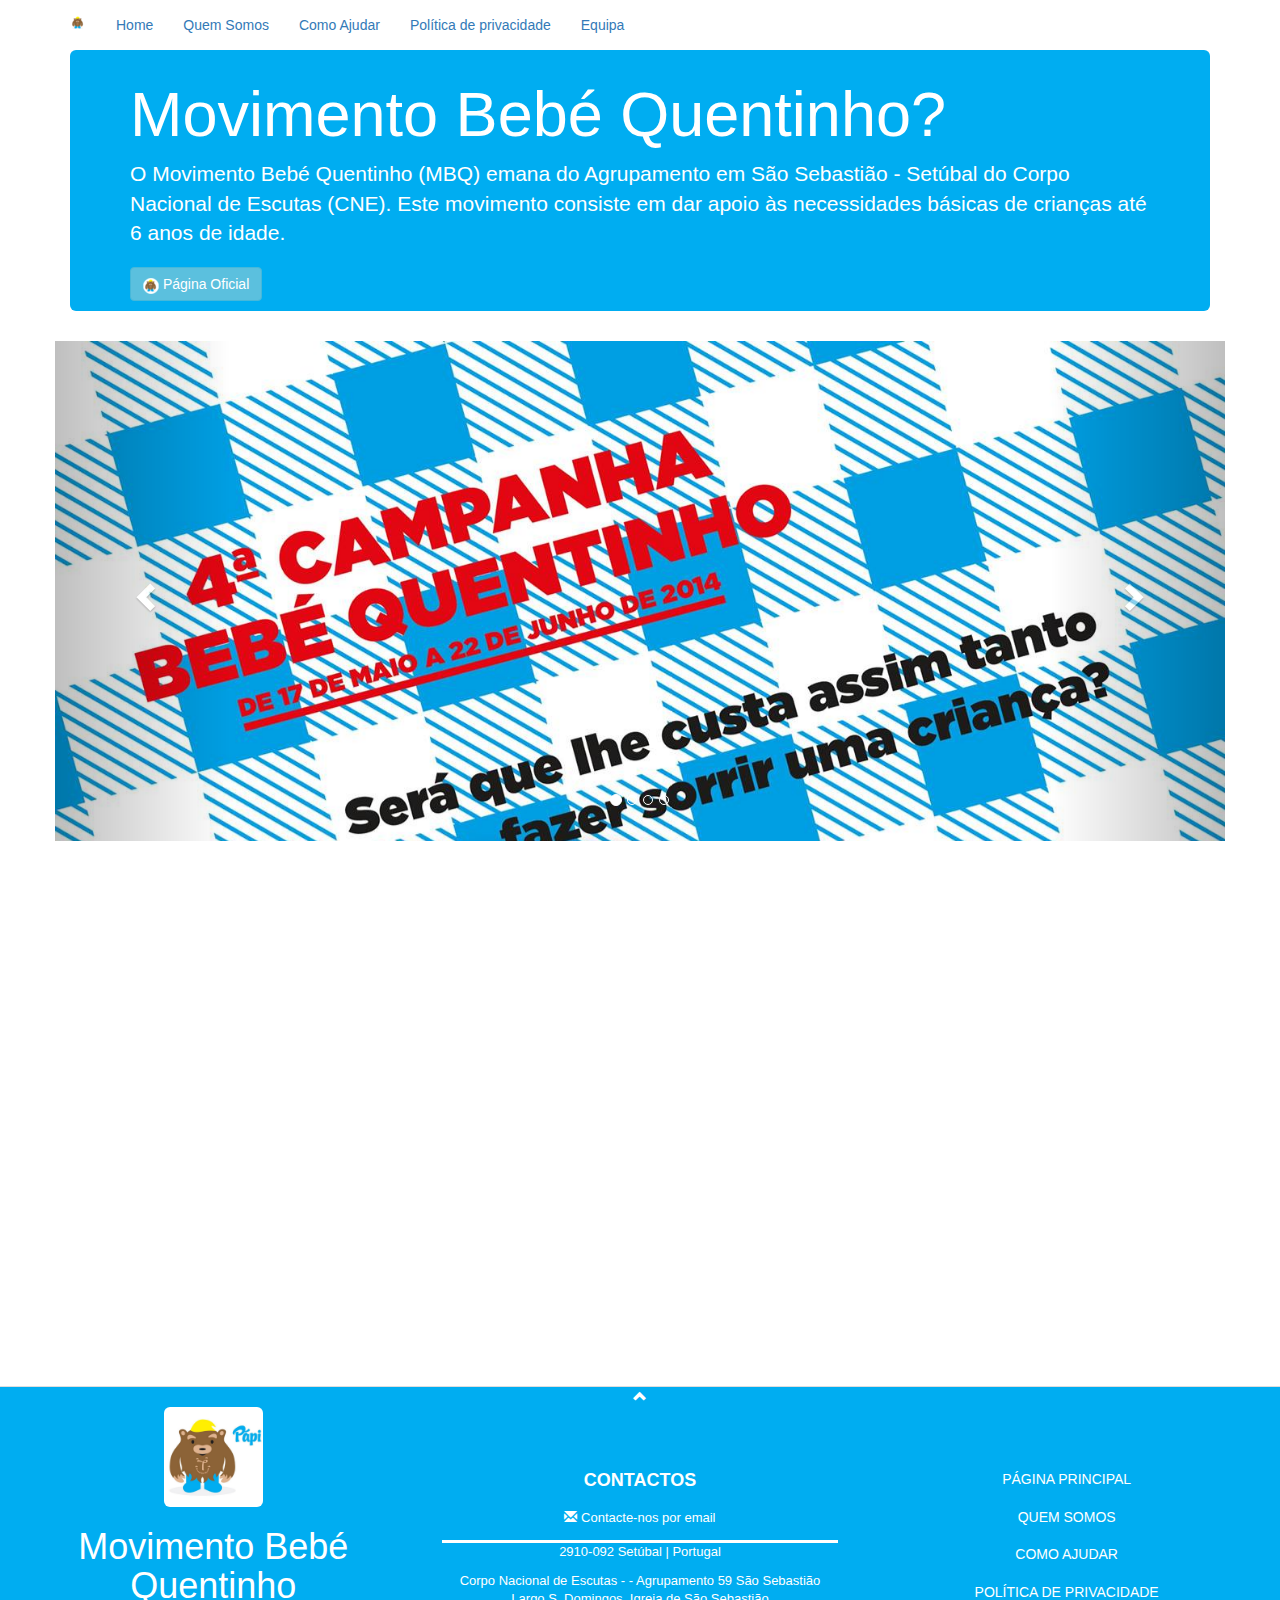
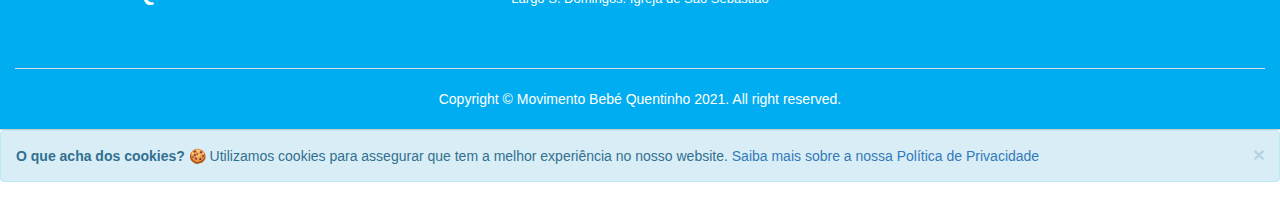
<file: index.html>
﻿<!DOCTYPE html>
<html lang="pt-pt">
    <head>
        <meta charset="utf-8">
        <meta name="viewport" content="width=device-width, initial-scale=1.0">
        <link rel="stylesheet" href="https://maxcdn.bootstrapcdn.com/bootstrap/3.3.7/css/bootstrap.min.css">
        <link rel="stylesheet" href="main.css">
        <link rel="icon" href="extras/LogoIcoBola.ico">
        <title>Movimento Bebe Quentinho</title>
    </head>
    <body>
     <div class="container">
     <div class="row">
      <!--Navegador terminado-->
        <div class="navbar-header">
                <a class="navbar-brand " href="https://www.facebook.com/Movimentobq" title="Pagina do Facebook - Movimento Bebe Quentinho"><img src="./extras/LogoIcoBola.ico" alt="Facebook Movimento Bebe Quentinho"></a>
                <button type="button" class="navbar-toggle" data-toggle="collapse" datatarget="#MBQ">
                <span class="sr-only">Toggle navigation</span>
                <span class="navbar-toggler-icon"></span>
                <span class="icon-bar"></span>
                <span class="icon-bar"></span>
                </button>
            </div>
            <div class="navbar-collapse collapse" id="MBQ">
                <ul class="nav navbar-nav">
                <li class="active"><a href="index.html">Home</a></li>
                <li class="nav-item dropdown">
                    <a href="Quem%20somos.html" class="nav-link dropdown-toggle" data-toggle="dropdown">Quem Somos</a>
                    <div class="dropdown-menu">
                        <a href="Quem%20somos.html" class="dropdown-item ">1.- Quem somos</a>
                        <div class="dropdown-divider"></div>
                        <a href="Contactos.html" class="dropdown-item">2.- Contactos</a>
                        <div class="dropdown-divider"></div>
                        <a href="Formulario.html" class="dropdown-item">3.- Formulario</a>
                    </div>
                </li>
                <li class="nav-item dropdown">
                    <a href="Como%20ajudar.html" class="nav-link dropdown-toggle" data-toggle="dropdown">Como Ajudar</a>
                    <div class="dropdown-menu">
                        <a href="Como%20ajudar.html" class="dropdown-item">1.- Como ajudar</a>
                        <div class="dropdown-divider"></div>
                        <a href="Donativos.html" class="dropdown-item">2.- Donativos</a>
                        <div class="dropdown-divider"></div>
                        <a href="Eventos%20Para%20Recolha%20de%20Donativos.html" class="dropdown-item">3.- Eventos para recolha de donativos</a>
                    </div>
                </li>
                <li><a href="Pol%C3%ADtica%20de%20Privacidade.html" class="">Política de privacidade</a></li>
                <li><a href="Equipa.html" class="">Equipa</a></li>
                </ul>
            </div>
        </div>
    </div>
        <!--fim de navegador-->
    <div class="container">
        <!--jumbotron-->
            <div class="jumbotron">
                <h1 class="text-primary">Movimento Bebé Quentinho?</h1>
                <h4 class="lead">O Movimento Bebé Quentinho (MBQ) emana do Agrupamento em São Sebastião - Setúbal do Corpo Nacional de Escutas (CNE). Este movimento consiste em dar apoio às necessidades básicas de crianças até 6 anos de idade.</h4>
                <a class="btn btn-info text-light text-capitalize" href="https://www.facebook.com/Movimentobq" target="_blank"> <span class="glyphicon glyphicon-like"> </span><img src="extras/LogoIcoBola.ico" alt=""> página oficial</a>
            </div>
        </div>
        <!--newletter com caroussel do bootstrap-->
    <div class="container">
            <div class="row">
                <div class="col">
                    <div id="myCarousel" class="carousel slide" data-ride="carousel">
                            <!-- Indicators -->
                        <ol class="carousel-indicators">
                        <li data-target="#myCarousel" data-slide-to="0" class="active"></li>
                        <li data-target="#myCarousel" data-slide-to="1"></li>
                        <li data-target="#myCarousel" data-slide-to="2"></li>
                        <li data-target="#myCarousel" data-slide-to="3"></li>
                      </ol>
                  <!-- Wrapper for slides -->
                  <div class="carousel-inner" role="listbox">
                    <div class="item active">
                      <img src="./extras/QuartaCampanha.jpg" alt="4ºCampanha">
                    </div>
                    <div class="item">
                      <img src="./extras/TerceiraCampanha.jpg" alt="3ºCampanha">
                    </div>
                    <div class="item">
                      <img src="./extras/SegundaCampanha.jpg" alt="2ºCampanha">
                    </div>
                    <div class="item">
                      <img src="./extras/PrimeiraCampanha.jpg" alt="1ºCampanha">
                    </div>
                  </div>
                  <!-- Left and right controls -->
                  <a class="left carousel-control" href="#myCarousel" role="button" data-slide="prev">
                    <span class="glyphicon glyphicon-chevron-left" aria-hidden="true"></span>
                    <span class="sr-only">Previous</span>
                  </a>
                  <a class="right carousel-control" href="#myCarousel" role="button" data-slide="next">
                    <span class="glyphicon glyphicon-chevron-right" aria-hidden="true"></span>
                    <span class="sr-only">Next</span>
                  </a>
                </div>
                </div>
            </div>
        </div>
        <!--Conteudo: Video de youtube a esquerda, facebook feeder a direita-->
        <br>
   <div class="container">
     <div class="row">
      <div class="col-md-6 col-lg-6 col-sm-12 text-center ">
          <!--Video iframes no lado esquerdo da pagina por baixo da div em cima-->
          <iframe width="560" height="315" src="https://www.youtube.com/embed/BHk0iSbsdPk" frameborder="0" allow="accelerometer; autoplay; clipboard-write; encrypted-media; gyroscope; picture-in-picture" allowfullscreen></iframe>
      </div>
      <div class="col-md-6 col-lg-6 col-sm-12 text-center">
          <!--facebook feeder do lado direito-->
        <iframe src="https://www.facebook.com/plugins/page.php?href=https%3A%2F%2Fwww.facebook.com%2FMovimentobq&tabs=timeline&width=340&height=500&small_header=true&adapt_container_width=true&hide_cover=false&show_facepile=true&appId" width="340" height="500" style="border:none;overflow:hidden" scrolling="no" frameborder="0" allowfullscreen="true" allow="autoplay; clipboard-write; encrypted-media; picture-in-picture; web-share"></iframe>
      </div>
    </div>
   </div>
   <br>
   <!--Footer-->
    <div class="container-fluid footer text-center" id="footer">
        <a href="#MBQ" title="Voltar ao Topo">
            <span class="glyphicon glyphicon-chevron-up"></span>
        </a>
        <div class="row">
            <div class="col-md-4">

                <img class="img img-rounded" src="extras/Logotipo_PAPI.png" alt="logotipo Papi" style="width:25%; white-space" />
                <h1><a href="index.html">Movimento Bebé Quentinho</a></h1>
            </div>
            <div class="col-md-4">

                <h3> Contactos </h3>
                <ul>
                    <li>
                        <a class="email" href="mailito: movimentobq59@gmail.com"> <span class="glyphicon glyphicon-envelope"> </span> Contacte-nos por email</a>
                    </li>
                    <li> <p>2910-092 Setúbal | Portugal</p> </li>
                    <li>
                        <p>
                            Corpo Nacional de Escutas - - Agrupamento 59 São Sebastião
                            Largo S. Domingos. Igreja de São Sebastião
                        </p>
                    </li>
                </ul>
            </div>
            <div class="col-md-4">
                <ul style="margin-top: 5em">
                    <li> <h5><a href="index.html"> PÁGINA PRINCIPAL </a> </h5></li>
                    <li> <h5> <a href="Quem somos.html"> QUEM SOMOS</a> </h5></li>
                    <li> <h5><a href="Como ajudar.html"> COMO AJUDAR</a> </h5></li>
                    <li> <h5><a href="Política de Privacidade.html"> POLÍTICA DE PRIVACIDADE </a> </h5></li>
                </ul>
            </div>
        </div>

        <div class="footer-bottom">
            <div class="container">
                <p class="copyright text-lg-end"> Copyright © Movimento Bebé Quentinho 2021. All right reserved. </p>

            </div>
        </div>
    </div>

    <!--Cookies-->
    <div class="alert alert-info alert-dismissible">
        <b>O que acha dos cookies?</b> &#x1F36A; Utilizamos cookies para assegurar que tem a melhor experiência no nosso website. <a href="Política de Privacidade.html" target="_blank">Saiba mais sobre a nossa Política de Privacidade</a>
        <a href="#" class="close" data-dismiss="alert" aria-label="close">&times;</a>
    </div>
        
        
        
        <!--A partir daqui não se altera nada! Scripts de JS e Boostrap-->
        <script src="https://ajax.googleapis.com/ajax/libs/jquery/2.2.0/jquery.min.js"></script>
        <script src="https://maxcdn.bootstrapcdn.com/bootstrap/3.3.7/js/bootstrap.min.js"></script>
    </body>
</html>
</file>
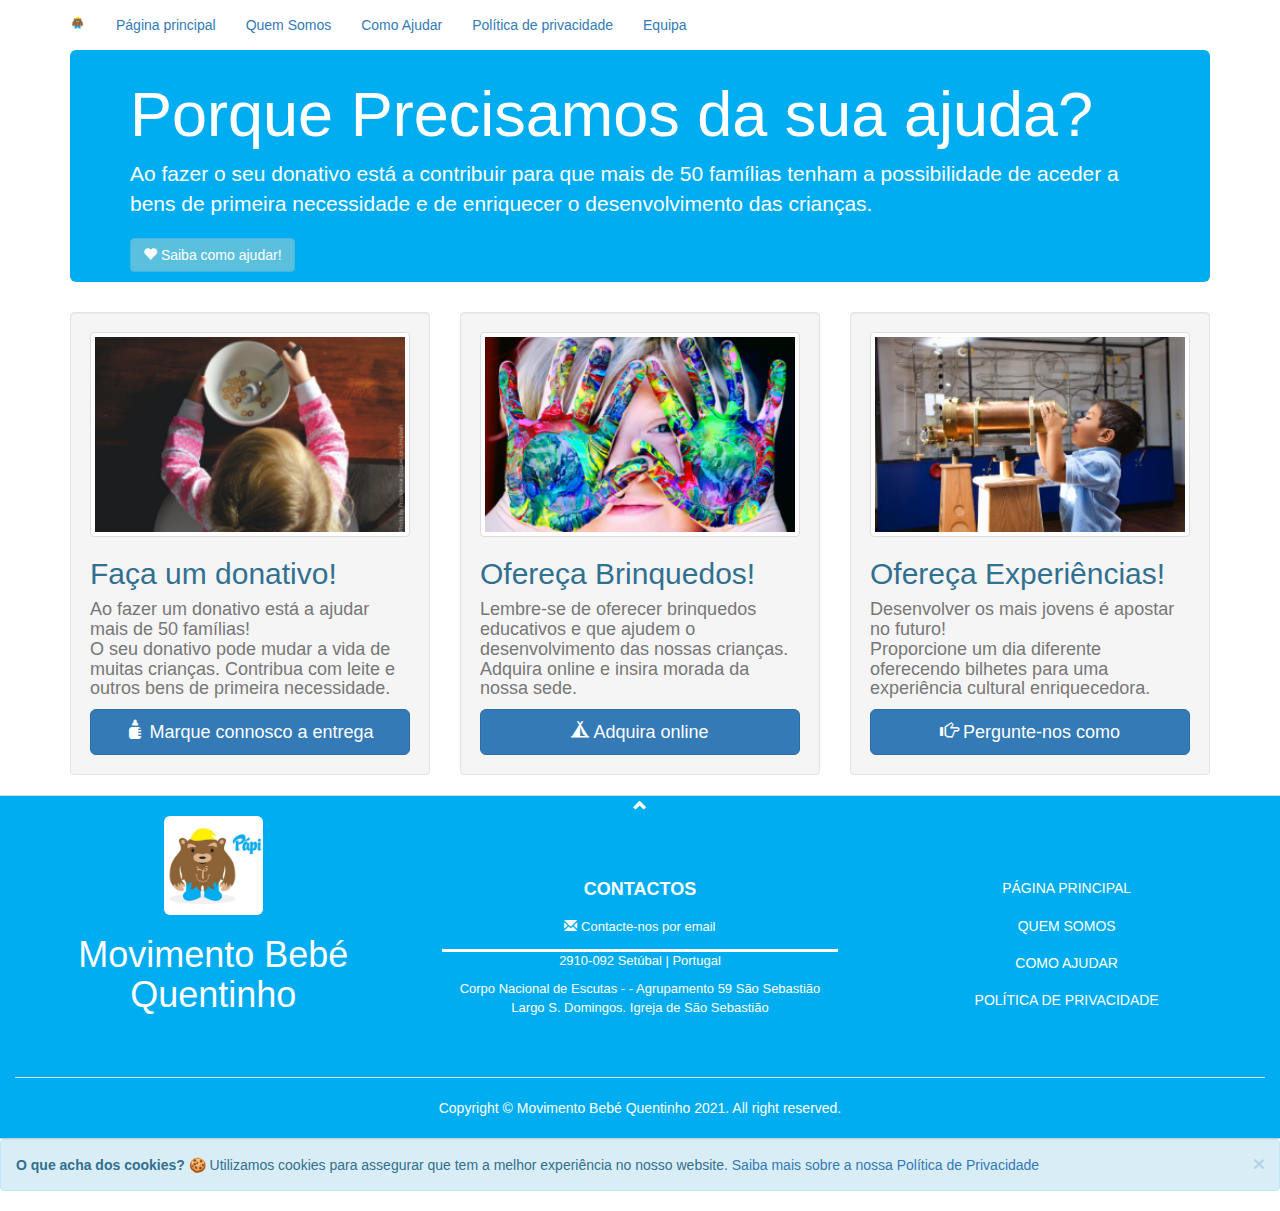
<file: Como ajudar.html>
﻿
<!DOCTYPE html>
<html lang="en">
<head>
    <meta charset="utf-8">
    <meta name="viewport" content="width=device-width , initial-scale-1">
    <title>Como ajudar</title>
    <link rel="stylesheet" href="https://maxcdn.bootstrapcdn.com/bootstrap/3.3.7/css/bootstrap.min.css">
    <link rel="stylesheet" type="text/css" href="main.css">
    <link rel="icon" href="extras/LogoIcoBola.ico">
</head>
<body>  

    <div class="container">
        <div class="row">
            <!--Navegador ainda não terminado-->
            <div class="navbar-header">
                <a class="navbar-brand " href="https://www.facebook.com/Movimentobq" title="Pagina do Facebook - Movimento Bebe Quentinho"><img src="./extras/LogoIcoBola.ico" alt="Facebook Movimento Bebe Quentinho"></a>
                <button type="button" class="navbar-toggle" data-toggle="collapse" datatarget="#MBQ">
                    <span class="sr-only">Toggle navigation</span>
                    <span class="navbar-toggler-icon"></span>
                    <span class="icon-bar"></span>
                    <span class="icon-bar"></span>
                </button>
            </div>
            <div class="navbar-collapse collapse" id="MBQ">
                <ul class="nav navbar-nav ">
                    <li class="active "><a href="index.html">Página principal</a></li>
                    <li class="nav-item dropdown">
                        <a href="Quem%20somos.html" class="nav-link dropdown-toggle" data-toggle="dropdown">Quem Somos</a>
                        <div class="dropdown-menu">
                            <a href="Quem%20somos.html" class="dropdown-item">1.- Quem somos</a>
                            <div class="dropdown-divider"></div>
                            <a href="Contactos.html" class="dropdown-item">2.- Contactos</a>
                            <div class="dropdown-divider"></div>
                            <a href="Formulario.html" class="dropdown-item">3.- Formulario</a>
                        </div>
                    </li>
                    <li class="nav-item dropdown">
                        <a href="Como%20ajudar.html" class="nav-link dropdown-toggle" data-toggle="dropdown">Como Ajudar</a>
                        <div class="dropdown-menu">
                            <a href="Como%20ajudar.html" class="dropdown-item">1.- Como ajudar</a>
                            <div class="dropdown-divider"></div>
                            <a href="Donativos.html" class="dropdown-item">2.- Donativos</a>
                            <div class="dropdown-divider"></div>
                            <a href="Eventos%20Para%20Recolha%20de%20Donativos.html" class="dropdown-item">3.- Eventos para recolha de donativos</a>
                        </div>
                    </li>
                    <li><a href="Pol%C3%ADtica%20de%20Privacidade.html" class="">Política de privacidade</a></li>
                    <li><a href="Equipa.html" class="">Equipa</a></li>
                </ul>
            </div>

        </div>
    </div>
    <!--fim de navegador-->

    <!--jumbotron Porquê ajudar-->
    <div class="container">
        <!--jumbotron-->
        <div class="jumbotron">
            <h1 class="text-primary">Porque Precisamos da sua ajuda?</h1>
            <h4 class="lead">Ao fazer o seu donativo está a contribuir para que mais de 50 famílias tenham a possibilidade de aceder a bens de primeira necessidade e de enriquecer o desenvolvimento das crianças.</h4>
            <a class="btn btn-info" href="Donativos.html"> <span class="glyphicon glyphicon-heart"> </span> Saiba como ajudar!</a>
        </div>


        <!--cartões como ajudar-->
        <div class="row">
            <div class="col-sm-4" id="cartao1">

                <div class="img-thumbnail well">
                    <img class="img-responsive img-thumbnail" src="extras/Cartao_Bebe_Cereais.png" alt="Donativos" style="width: 100%" />
                    <div class="figure-caption text-info">
                        <h2>Faça um donativo!</h2>
                        <h4 class=" text-muted">
                            Ao fazer um donativo está a ajudar mais de 50 famílias!
                            <p>O seu donativo pode mudar a vida de muitas crianças. Contribua com leite e outros bens de primeira necessidade.</p>
                        </h4>
                        <a class="btn btn-primary btn-lg btn-block" href="Contactos.html"> <span class="glyphicon glyphicon-baby-formula"> </span> Marque connosco a entrega</a>
                    </div>
                </div>
            </div>
            <div class="col-sm-4" id="cartao2">
                <div class="img-thumbnail well">
                    <img class="img-responsive img-thumbnail" src="extras/cartao_2_maos.png" alt="Doe Brinquedos" style="width: 100%" />
                    <div class="figure-caption text-info">
                        <h2>Ofereça Brinquedos!</h2>
                        <h4 class=" text-muted">Lembre-se de oferecer brinquedos educativos e que ajudem o desenvolvimento das nossas crianças. Adquira online e insira morada da nossa sede.</h4>
                        <a class="btn btn-primary btn-lg btn-block" href="https://www.science4you.pt/" target="_blank"> <span class="glyphicon glyphicon-tent"> </span> Adquira online</a>
                    </div>
                </div>
            </div>
            <div class="col-sm-4" id="cartao3">
                <div class="img-thumbnail well">
                    <img class="img-responsive img-thumbnail" src="extras/Cartao_museu.png" alt="Doe Experiências" style="width: 100%" />
                    <div class="figure-caption text-info">
                        <h2>Ofereça Experiências!</h2>
                        <h4 class=" text-muted">
                            Desenvolver os mais jovens é apostar no futuro!
                            <p>Proporcione um dia diferente oferecendo bilhetes para uma experiência cultural enriquecedora.</p>
                        </h4>
                        <a class="btn btn-primary btn-lg btn-block" href="Formulario.html"> <span class="glyphicon glyphicon-hand-right"> </span> Pergunte-nos como</a>
                    </div>
                </div>
            </div>
        </div>
    </div> <!--/.container not fluid -->
   
    <!--Footer-->
    <div class="container-fluid footer text-center" id="footer">
        <a href="#MBQ" title="Voltar ao Topo">
            <span class="glyphicon glyphicon-chevron-up"></span>
        </a>
        <div class="row">
            <div class="col-md-4">

                <img class="img img-rounded" src="extras/Logotipo_PAPI.png" alt="logotipo Papi" style="width:25%; white-space" />
                <h1><a href="index.html">Movimento Bebé Quentinho</a></h1>
            </div>
            <div class="col-md-4">

                <h3> Contactos </h3>
                <ul>
                    <li>
                        <a class="email" href="mailito: movimentobq59@gmail.com"> <span class="glyphicon glyphicon-envelope"> </span> Contacte-nos por email</a>
                    </li>
                    <li> <p>2910-092 Setúbal | Portugal</p> </li>
                    <li>
                        <p>
                            Corpo Nacional de Escutas - - Agrupamento 59 São Sebastião
                            Largo S. Domingos. Igreja de São Sebastião
                        </p>
                    </li>
                </ul>
            </div>
            <div class="col-md-4">
                <ul style="margin-top: 5em">
                    <li> <h5><a href="index.html"> PÁGINA PRINCIPAL </a> </h5></li>
                    <li> <h5> <a href="Quem somos.html"> QUEM SOMOS</a> </h5></li>
                    <li> <h5><a href="Como ajudar.html"> COMO AJUDAR</a> </h5></li>
                    <li> <h5><a href="Política de Privacidade.html"> POLÍTICA DE PRIVACIDADE </a> </h5></li>
                </ul>
            </div>
        </div>

        <div class="footer-bottom">
            <div class="container">
                <p class="copyright text-lg-end"> Copyright © Movimento Bebé Quentinho 2021. All right reserved. </p>

            </div>
        </div>
    </div>

    <!--Cookies-->
    <div class="alert alert-info alert-dismissible">
        <b>O que acha dos cookies?</b> &#x1F36A; Utilizamos cookies para assegurar que tem a melhor experiência no nosso website. <a href="Política de Privacidade.html" target="_blank">Saiba mais sobre a nossa Política de Privacidade</a>
        <a href="#" class="close" data-dismiss="alert" aria-label="close">&times;</a>
    </div>

    <!--A partir daqui não se altera nada! Scripts de JS e Boostrap-->
    <script src="https://ajax.googleapis.com/ajax/libs/jquery/2.2.0/jquery.min.js"></script>
    <script src="https://maxcdn.bootstrapcdn.com/bootstrap/3.3.7/js/bootstrap.min.js">
    </script>
</body>
</html>
</file>
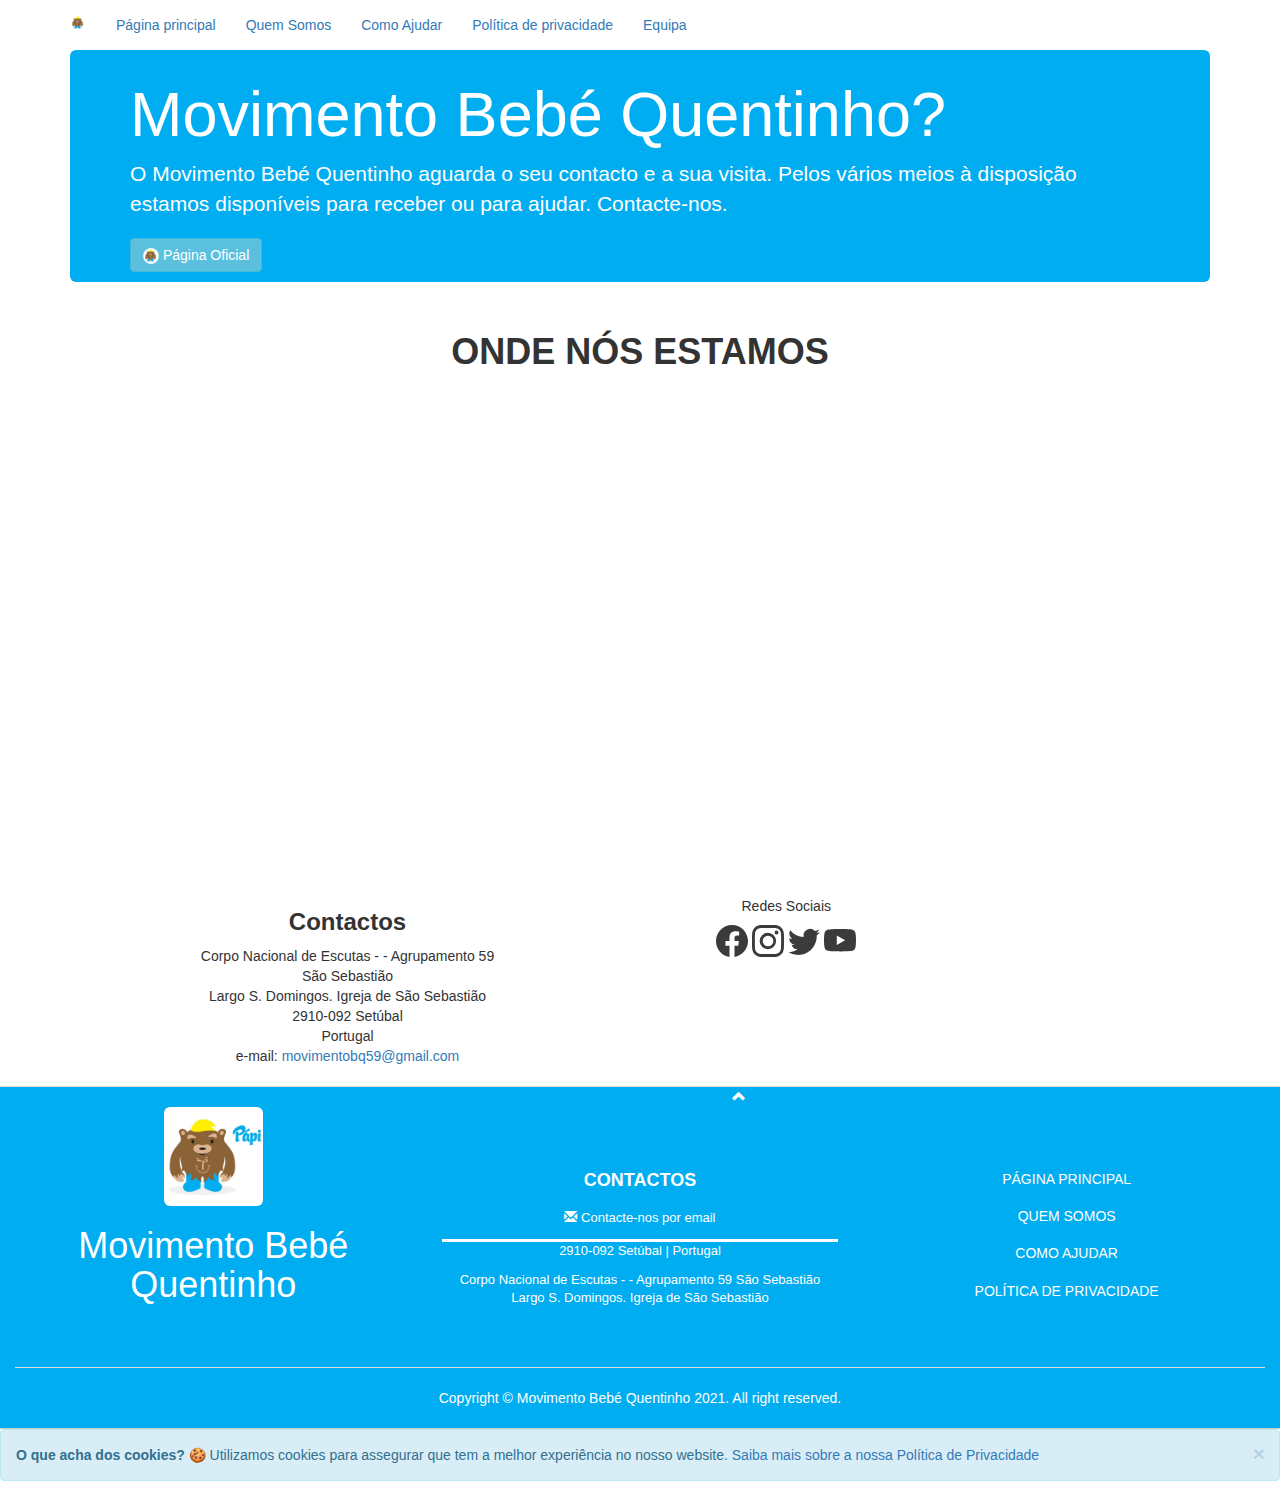
<file: Contactos.html>
﻿<!DOCTYPE html>
<html lang="pt-pt">
<head>
    <meta charset="utf-8">
    <meta name="viewport" content="width=device-width, initial-scale=1.0">
    <link rel="stylesheet" href="https://maxcdn.bootstrapcdn.com/bootstrap/3.3.7/css/bootstrap.min.css">
    <link rel="stylesheet" type="text/css" href="main.css">
    <link rel="icon" href="extras/LogoIcoBola.ico">
    <style>
        .mapouter {
            position: relative;
            text-align: right;
            height: 500px;
            width: 600px;
        }
    </style>
    <a href="https://www.embedgooglemap.net"></a>
    <style>
        .gmap_canvas {
            overflow: hidden;
            background: none !important;
            height: 500px;
            width: 600px;
        }
        .carousel .item {
            height: 500px;
            width: auto;
        }

        .item img {
            position: absolute;
            top: 0;
            left: 0;
            min-height: 300px;
            width: auto;
        }
        .navbar-header {
            display: flex;
            align-items: center;
            justify-content: center;
        }
    </style>

</head>
<body>
    <div class="container">
        <div class="row">
            <!--Navegador terminado-->
            <div class="navbar-header">
                <a class="navbar-brand " href="https://www.facebook.com/Movimentobq" title="Página do Facebook - Movimento Bebe Quentinho"><img src="./extras/LogoIcoBola.ico" alt="Facebook Movimento Bebe Quentinho"></a>
                <button type="button" class="navbar-toggle" data-toggle="collapse" datatarget="#MBQ">
                    <span class="sr-only">Toggle navigation</span>
                    <span class="navbar-toggler-icon"></span>
                    <span class="icon-bar"></span>
                    <span class="icon-bar"></span>
                </button>
            </div>
            <div class="navbar-collapse collapse" id="MBQ">
                <ul class="nav navbar-nav">
                    <li class="active"><a href="index.html">Página principal</a></li>
                    <li class="nav-item dropdown">
                        <a href="Quem%20somos.html" class="nav-link dropdown-toggle" data-toggle="dropdown">Quem Somos</a>
                        <div class="dropdown-menu">
                            <a href="Quem%20somos.html" class="dropdown-item ">1.- Quem somos</a>
                            <div class="dropdown-divider"></div>
                            <a href="Contactos.html" class="dropdown-item">2.- Contactos</a>
                            <div class="dropdown-divider"></div>
                            <a href="Formulario.html" class="dropdown-item">3.- Formulario</a>
                        </div>
                    </li>
                    <li class="nav-item dropdown">
                        <a href="Como%20ajudar.html" class="nav-link dropdown-toggle" data-toggle="dropdown">Como Ajudar</a>
                        <div class="dropdown-menu">
                            <a href="Como%20ajudar.html" class="dropdown-item">1.- Como ajudar</a>
                            <div class="dropdown-divider"></div>
                            <a href="Donativos.html" class="dropdown-item">2.- Donativos</a>
                            <div class="dropdown-divider"></div>
                            <a href="Eventos%20Para%20Recolha%20de%20Donativos.html" class="dropdown-item">3.- Eventos para recolha de donativos</a>
                        </div>
                    </li>
                    <li><a href="Pol%C3%ADtica%20de%20Privacidade.html" class="">Política de privacidade</a></li>
                    <li><a href="Equipa.html" class="">Equipa</a></li>
                </ul>
            </div>
        </div>
    </div>
    <div class="container">
        <!--jumbotron-->
        <div class="jumbotron">
            <h1 class="text-primary">Movimento Bebé Quentinho?</h1>
            <h4 class="lead">O Movimento Bebé Quentinho aguarda o seu contacto e a sua visita. Pelos vários meios à disposição estamos disponíveis para receber ou para ajudar. Contacte-nos.</h4>
            <a class="btn btn-info text-light text-capitalize" href="https://www.facebook.com/Movimentobq" target="_blank"> <span class="glyphicon glyphicon-like"> </span><img src="extras/LogoIcoBola.ico" alt=""> página oficial</a>
        </div>
    </div>
    <div class="container">
        <div class="row">
            <div class="col text-center">
                <h1 class="display-4 text-uppercase text-dark">
                    <strong>Onde Nós Estamos</strong>
                    <iframe width="100%" height="500" id="gmap_canvas" src="https://maps.google.com/maps?q=Largo%20S.%20Domingos.%20Igreja%20de%20S%C3%A3o%20Sebasti%C3%A3o&t=&z=13&ie=UTF8&iwloc=&output=embed" frameborder="0" scrolling="no" marginheight="0" marginwidth="0"></iframe><a href="https://fmovies2.org"></a><br>
            </div>
        </div>
    </div>
    <div class="container">
        <div class="row">
            <div class="col text-center">
                <div class="col-md-6 col-lg-6 col-sm-6">
                    <h3><b>Contactos</b></h3>
                    <div class="Contacts">
                        <dl>
                            <div class="row">
                                <div class="col bg-danger">
                                </div>
                                <div class="col bg-warning">
                                </div>
                            </div>
                            <dd>
                                Corpo Nacional de Escutas - - Agrupamento 59 <br />
                                São Sebastião<br />
                                Largo S. Domingos. Igreja de São Sebastião <br />
                                2910-092 Setúbal <br />
                                Portugal
                            </dd>
                            <dd>e-mail: <a href="mailto:movimentobq59@gmail.com">movimentobq59@gmail.com</a> </dd>
                        </dl>
                    </div>
                </div>
                <div class="col-md-3">
                    <h5>Redes Sociais</h5>
                    <div id="Redes">
                        <a href="http://www.facebook.com">
                            <svg xmlns="http://www.w3.org/2000/svg" width="32" height="32" fill="#3a3b3c" class="bi bi-facebook" viewBox="0 0 16 16">
                                <path d="M16 8.049c0-4.446-3.582-8.05-8-8.05C3.58 0-.002 3.603-.002 8.05c0 4.017 2.926 7.347 6.75 7.951v-5.625h-2.03V8.05H6.75V6.275c0-2.017 1.195-3.131 3.022-3.131.876 0 1.791.157 1.791.157v1.98h-1.009c-.993 0-1.303.621-1.303 1.258v1.51h2.218l-.354 2.326H9.25V16c3.824-.604 6.75-3.934 6.75-7.951z"></path>
                            </svg>
                        </a>
                        <a href="http://www.instagram.com">
                            <svg xmlns="http://www.w3.org/2000/svg" width="32" height="32" fill="#3a3b3c" class="bi bi-instagram" viewBox="0 0 16 16">
                                <path d="M8 0C5.829 0 5.556.01 4.703.048 3.85.088 3.269.222 2.76.42a3.917 3.917 0 0 0-1.417.923A3.927 3.927 0 0 0 .42 2.76C.222 3.268.087 3.85.048 4.7.01 5.555 0 5.827 0 8.001c0 2.172.01 2.444.048 3.297.04.852.174 1.433.372 1.942.205.526.478.972.923 1.417.444.445.89.719 1.416.923.51.198 1.09.333 1.942.372C5.555 15.99 5.827 16 8 16s2.444-.01 3.298-.048c.851-.04 1.434-.174 1.943-.372a3.916 3.916 0 0 0 1.416-.923c.445-.445.718-.891.923-1.417.197-.509.332-1.09.372-1.942C15.99 10.445 16 10.173 16 8s-.01-2.445-.048-3.299c-.04-.851-.175-1.433-.372-1.941a3.926 3.926 0 0 0-.923-1.417A3.911 3.911 0 0 0 13.24.42c-.51-.198-1.092-.333-1.943-.372C10.443.01 10.172 0 7.998 0h.003zm-.717 1.442h.718c2.136 0 2.389.007 3.232.046.78.035 1.204.166 1.486.275.373.145.64.319.92.599.28.28.453.546.598.92.11.281.24.705.275 1.485.039.843.047 1.096.047 3.231s-.008 2.389-.047 3.232c-.035.78-.166 1.203-.275 1.485a2.47 2.47 0 0 1-.599.919c-.28.28-.546.453-.92.598-.28.11-.704.24-1.485.276-.843.038-1.096.047-3.232.047s-2.39-.009-3.233-.047c-.78-.036-1.203-.166-1.485-.276a2.478 2.478 0 0 1-.92-.598 2.48 2.48 0 0 1-.6-.92c-.109-.281-.24-.705-.275-1.485-.038-.843-.046-1.096-.046-3.233 0-2.136.008-2.388.046-3.231.036-.78.166-1.204.276-1.486.145-.373.319-.64.599-.92.28-.28.546-.453.92-.598.282-.11.705-.24 1.485-.276.738-.034 1.024-.044 2.515-.045v.002zm4.988 1.328a.96.96 0 1 0 0 1.92.96.96 0 0 0 0-1.92zm-4.27 1.122a4.109 4.109 0 1 0 0 8.217 4.109 4.109 0 0 0 0-8.217zm0 1.441a2.667 2.667 0 1 1 0 5.334 2.667 2.667 0 0 1 0-5.334z"></path>
                            </svg>
                        </a>
                        <a href="http://www.twitter.com">
                            <svg xmlns="http://www.w3.org/2000/svg" width="32" height="32" fill="#3a3b3c" class="bi bi-twitter" viewBox="0 0 16 16">
                                <path d="M5.026 15c6.038 0 9.341-5.003 9.341-9.334 0-.14 0-.282-.006-.422A6.685 6.685 0 0 0 16 3.542a6.658 6.658 0 0 1-1.889.518 3.301 3.301 0 0 0 1.447-1.817 6.533 6.533 0 0 1-2.087.793A3.286 3.286 0 0 0 7.875 6.03a9.325 9.325 0 0 1-6.767-3.429 3.289 3.289 0 0 0 1.018 4.382A3.323 3.323 0 0 1 .64 6.575v.045a3.288 3.288 0 0 0 2.632 3.218 3.203 3.203 0 0 1-.865.115 3.23 3.23 0 0 1-.614-.057 3.283 3.283 0 0 0 3.067 2.277A6.588 6.588 0 0 1 .78 13.58a6.32 6.32 0 0 1-.78-.045A9.344 9.344 0 0 0 5.026 15z"></path>
                            </svg>
                        </a>
                        <a href="http://www.youtube.com">
                            <svg xmlns="http://www.w3.org/2000/svg" width="32" height="32" fill="#3a3b3c" class="bi bi-youtube" viewBox="0 0 16 16">
                                <path d="M8.051 1.999h.089c.822.003 4.987.033 6.11.335a2.01 2.01 0 0 1 1.415 1.42c.101.38.172.883.22 1.402l.01.104.022.26.008.104c.065.914.073 1.77.074 1.957v.075c-.001.194-.01 1.108-.082 2.06l-.008.105-.009.104c-.05.572-.124 1.14-.235 1.558a2.007 2.007 0 0 1-1.415 1.42c-1.16.312-5.569.334-6.18.335h-.142c-.309 0-1.587-.006-2.927-.052l-.17-.006-.087-.004-.171-.007-.171-.007c-1.11-.049-2.167-.128-2.654-.26a2.007 2.007 0 0 1-1.415-1.419c-.111-.417-.185-.986-.235-1.558L.09 9.82l-.008-.104A31.4 31.4 0 0 1 0 7.68v-.122C.002 7.343.01 6.6.064 5.78l.007-.103.003-.052.008-.104.022-.26.01-.104c.048-.519.119-1.023.22-1.402a2.007 2.007 0 0 1 1.415-1.42c.487-.13 1.544-.21 2.654-.26l.17-.007.172-.006.086-.003.171-.007A99.788 99.788 0 0 1 7.858 2h.193zM6.4 5.209v4.818l4.157-2.408L6.4 5.209z"></path>
                            </svg>
                        </a>
                    </div>
                </div>
            </div>
        </div>
    </div>
            <div class="col-md-2">
                <p> </p>
            </div>
            <div class="container-fluid footer text-center" id="footer">
                <a href="#MBQ" title="Voltar ao Topo">
                    <span class="glyphicon glyphicon-chevron-up"></span>
                </a>
                <div class="row">
                    <div class="col-md-4">

                        <img class="img img-rounded" src="extras/Logotipo_PAPI.png" alt="logotipo Papi" style="width:25%; white-space" />
                        <h1><a href="index.html">Movimento Bebé Quentinho</a></h1>
                    </div>
                    <div class="col-md-4">

                        <h3> Contactos </h3>
                        <ul>
                            <li>
                                <a class="email" href="mailito: movimentobq59@gmail.com"> <span class="glyphicon glyphicon-envelope"> </span> Contacte-nos por email</a>
                            </li>
                            <li> <p>2910-092 Setúbal | Portugal</p> </li>
                            <li>
                                <p>
                                    Corpo Nacional de Escutas - - Agrupamento 59 São Sebastião
                                    Largo S. Domingos. Igreja de São Sebastião
                                </p>
                            </li>
                        </ul>
                    </div>
                    <div class="col-md-4">
                        <ul style="margin-top: 5em">
                            <li> <h5><a href="index.html"> PÁGINA PRINCIPAL </a> </h5></li>
                            <li> <h5> <a href="Quem somos.html"> QUEM SOMOS</a> </h5></li>
                            <li> <h5><a href="Como ajudar.html"> COMO AJUDAR</a> </h5></li>
                            <li> <h5><a href="Política de Privacidade.html"> POLÍTICA DE PRIVACIDADE </a> </h5></li>
                        </ul>
                    </div>
                </div>

                <div class="footer-bottom">
                    <div class="container">
                        <p class="copyright text-lg-end"> Copyright © Movimento Bebé Quentinho 2021. All right reserved. </p>

                    </div>
                </div>
            </div>

            <!--Cookies-->
            <div class="alert alert-info alert-dismissible">
                <b>O que acha dos cookies?</b> &#x1F36A; Utilizamos cookies para assegurar que tem a melhor experiência no nosso website. <a href="Política de Privacidade.html" target="_blank">Saiba mais sobre a nossa Política de Privacidade</a>
                <a href="#" class="close" data-dismiss="alert" aria-label="close">&times;</a>
            </div>
            <!--A partir daqui não se altera nada! Scripts de JS e Boostrap-->
            <script src="https://ajax.googleapis.com/ajax/libs/jquery/2.2.0/jquery.min.js"></script>
            <script src="https://maxcdn.bootstrapcdn.com/bootstrap/3.3.7/js/bootstrap.min.js"></script>
</body>
</html>
</file>
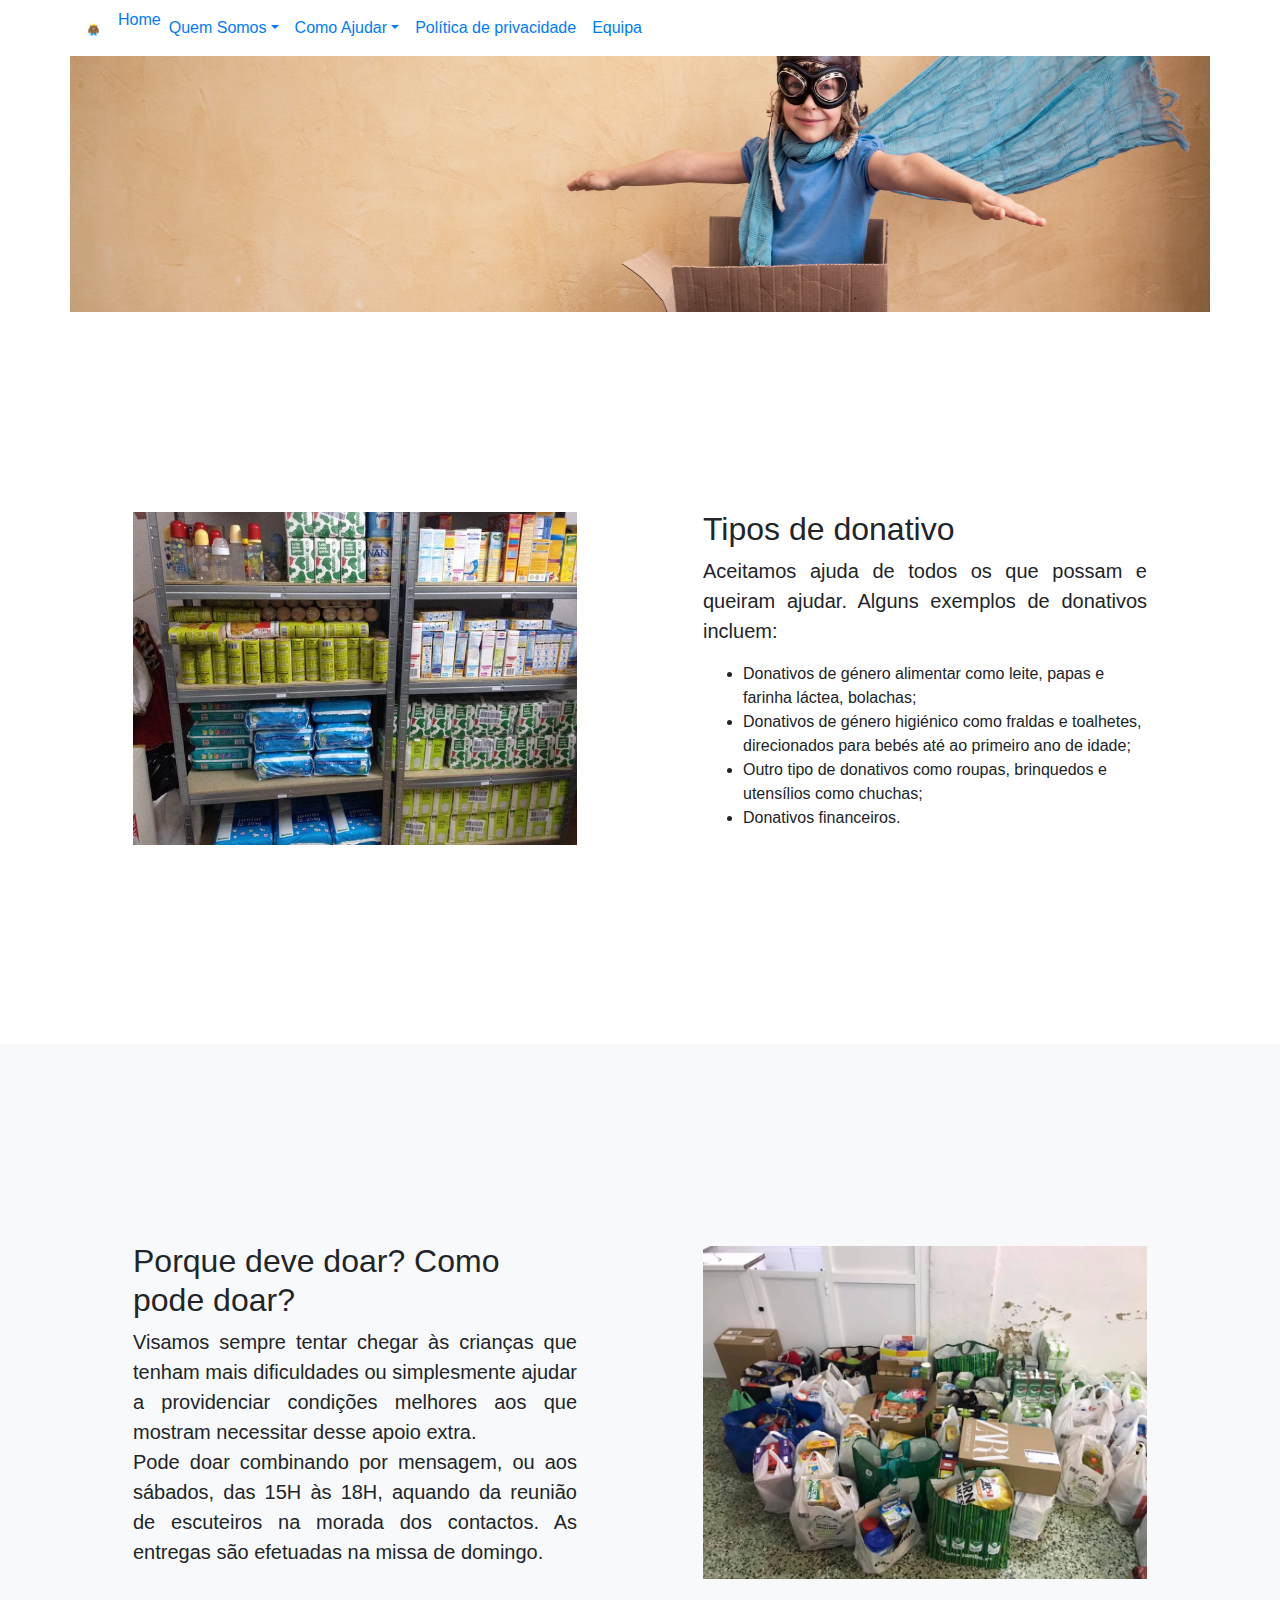
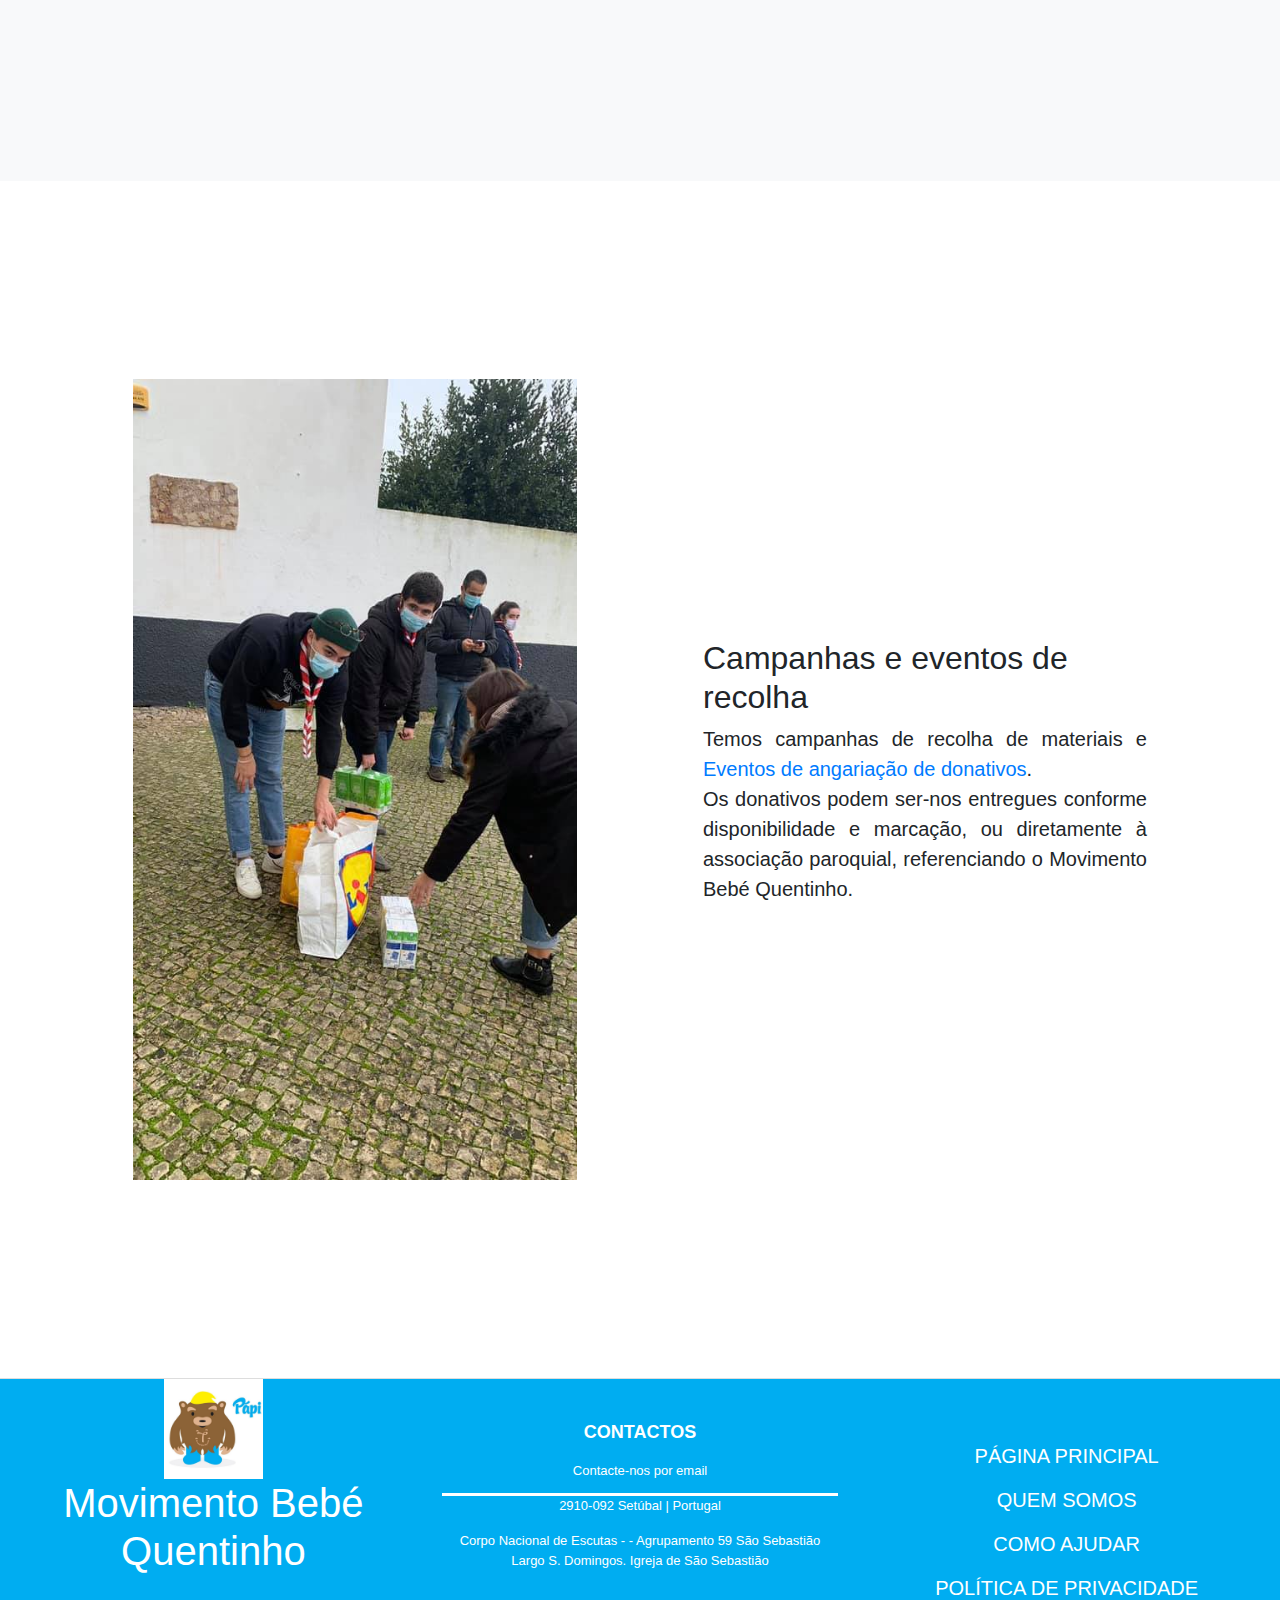
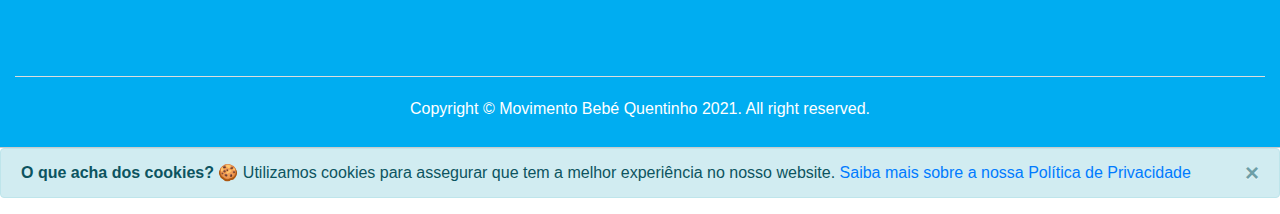
<file: Donativos.html>
﻿<!DOCTYPE html>
<html lang="pt-pt">
<head>
    <meta charset="utf-8">
    <meta name="viewport" content="width=device-width, initial-scale=1.0">
    <!--conflito com este bs antigo-->
    <!--<link rel="stylesheet" href="https://maxcdn.bootstrapcdn.com/bootstrap/3.3.7/css/bootstrap.min.css">-->
    <link rel="stylesheet" type="text/css" href="main.css">
    <link rel="icon" href="extras/LogoIcoBola.ico">
    <!--com este bs mais recente (versao 4)-->
    <link href="./css/donativos-bootstrap.min.css" rel="stylesheet">
    <link href="./css/donativos-scrolling-nav.css" rel="stylesheet">
    <title>Donativos</title>
</head>
<body>

    <div class="container">
        <div class="row">
            <nav class="navbar navbar-expand-sm bg-white navbar-dark">
                  <!-- Brand/logo -->
                  <a class="navbar-brand" href="#">
                    <img src="extras/LogoIcoBola.ico" alt="logo" >
                  </a>

                  <!-- Links -->
                  <ul class="navbar-nav">
                    <li class="active"><a href="index.html">Home</a></li>
                    <li class="nav-item dropdown">
                    <a href="Quem%20somos.html" class="nav-link dropdown-toggle text-primary" data-toggle="dropdown">Quem Somos</a>
                    <div class="dropdown-menu">
                        <a href="Quem%20somos.html" class="dropdown-item text-primary">1.- Quem somos</a>
                        <div class="dropdown-divider"></div>
                        <a href="Contactos.html" class="dropdown-item text-primary">2.- Contactos</a>
                        <div class="dropdown-divider"></div>
                        <a href="Formulario.html" class="dropdown-item text-primary">3.- Formulario</a>
                    </div>
                    </li>
                    <li class="nav-item dropdown">
                    <a href="Como%20ajudar.html" class="nav-link dropdown-toggle text-primary" data-toggle="dropdown">Como Ajudar</a>
                    <div class="dropdown-menu">
                        <a href="Como%20ajudar.html" class="dropdown-item text-primary">1.- Como ajudar</a>
                        <div class="dropdown-divider"></div>
                        <a href="Donativos.html" class="dropdown-item text-primary">2.- Donativos</a>
                        <div class="dropdown-divider"></div>
                        <a href="Eventos%20Para%20Recolha%20de%20Donativos.html" class="dropdown-item text-primary">3.- Eventos para recolha de donativos</a>
                    </div>
                </li>
                    <li class="nav-item">
                      <a class="nav-link text-primary" href="Pol%C3%ADtica%20de%20Privacidade.html">Política de privacidade</a>
                    </li>
                    <li class="nav-item">
                      <a class="nav-link text-primary" href="Equipa.html">Equipa</a>
                    </li>
                  </ul>
                </nav>
                        </div>
    </div>
    <!--fim de navegador-->
    <!--Imagem de topo - banner-->
    <div class="container">
        <div class="row">
            <div class="col-md-2">
                <!--espaço branco no lado esquerdo do banner-->
            </div>
            <div>
                <img src="extras/Banner_Donativo.png" alt="Bebe" width="100%" height="256">
                <!--É apenas um placeholder-->
            </div>
            <div class="col-md-2">
                <!--espaço branco no lado direito do banner-->
            </div>

        </div>
    </div><!--/.container -->

    <section id="about">
        <div class="container">
            <div class="row align-items-center">
                <div class="col-lg-6 order-lg-1">
                    <div class="p-5">
                        <img class="img-fluid" src="./extras/tiposDonativos.jpg" alt="materiais doados">
                    </div>
                </div>
                <div class="col-lg-6 order-lg-2">
                    <div class="p-5">
                        <h2>Tipos de donativo</h2>
                        <p class="lead" style="text-align:justify">
                            Aceitamos ajuda de todos os que possam e queiram ajudar. Alguns exemplos de donativos incluem:
                        </p>
                        <ul>
                            <li>Donativos de género alimentar como leite, papas e farinha láctea, bolachas;</li>
                            <li>Donativos de género higiénico como fraldas e toalhetes, direcionados para bebés até ao primeiro ano de idade;</li>
                            <li>Outro tipo de donativos como roupas, brinquedos e utensílios como chuchas;</li>
                            <li>Donativos financeiros.</li>
                        </ul>
                    </div>
                </div>
            </div>

        </div>

    </section>

    <section id="services" class="bg-light">
        <div class="container">
            <div class="row align-items-center">
                <div class="col-lg-6 order-lg-2">
                    <div class="p-5">
                        <img class="img-fluid" src="./extras/comoDoar.jpg" alt="">
                    </div>
                </div>
                <div class="col-lg-6 order-lg-1">
                    <div class="p-5">
                        <h2>Porque deve doar? Como pode doar?</h2>
                        <p class="lead" style="text-align:justify">
                            Visamos sempre tentar chegar às crianças que tenham mais dificuldades ou simplesmente ajudar a providenciar condições melhores aos que mostram necessitar desse apoio extra.<br />
                            Pode doar combinando por mensagem, ou aos sábados, das 15H às 18H, aquando da reunião de escuteiros na morada dos contactos. As entregas são efetuadas na missa de domingo.
                        </p>
                    </div>
                </div>
            </div>


        </div>
    </section>

    <section id="contact">
        <div class="container">
            <div class="row align-items-center">
                <div class="col-lg-6 order-lg-1">
                    <div class="p-5">
                        <img class="img-fluid" src="./extras/eventosRecolha.jpg" alt="">
                    </div>
                </div>
                <div class="col-lg-6 order-lg-2">
                    <div class="p-5">
                        <h2>Campanhas e eventos de recolha</h2>
                        <p class="lead" style="text-align:justify">
                            Temos campanhas de recolha de materiais e <a href="Eventos Para Recolha de Donativos.html">Eventos de angariação de donativos</a>.<br />
                            Os donativos podem ser-nos entregues conforme disponibilidade e marcação, ou diretamente à associação paroquial, referenciando o Movimento Bebé Quentinho.
                        </p>
                    </div>
                </div>
            </div>


        </div>

    </section>

    <!--Footer-->
    <div class="container-fluid footer text-center" id="footer">
        <a href="#MBQ" title="Voltar ao Topo">
            <span class="glyphicon glyphicon-chevron-up"></span>
        </a>
        <div class="row">
            <div class="col-md-4">

                <img class="img img-rounded" src="extras/Logotipo_PAPI.png" alt="logotipo Papi" style="width:25%; white-space" />
                <h1><a href="Contactos.html">Movimento Bebé Quentinho</a></h1>
            </div>
            <div class="col-md-4">

                <h3> Contactos </h3>
                <ul>
                    <li>
                        <a class="email" href="mailito: movimentobq59@gmail.com"> <span class="glyphicon glyphicon-envelope"> </span> Contacte-nos por email</a>
                    </li>
                    <li> <p>2910-092 Setúbal | Portugal</p> </li>
                    <li>
                        <p>
                            Corpo Nacional de Escutas - - Agrupamento 59                            São Sebastião
                            Largo S. Domingos. Igreja de São Sebastião
                        </p>
                    </li>
                </ul>
            </div>
            <div class="col-md-4">
                <ul style="margin-top: 5em">
                    <li> <h5><a href="index.html"> PÁGINA PRINCIPAL </a> </h5></li>
                    <li> <h5> <a href="Quem somos.html"> QUEM SOMOS</a> </h5></li>
                    <li> <h5><a href="Como ajudar.html"> COMO AJUDAR</a> </h5></li>
                    <li> <h5><a href="Política de Privacidade.html"> POLÍTICA DE PRIVACIDADE </a> </h5></li>
                </ul>
            </div>
        </div>

        <div class="footer-bottom">
            <div class="container">
                <p class="copyright text-lg-end"> Copyright © Movimento Bebé Quentinho 2021. All right reserved. </p>

            </div>
        </div>
    </div>

    <!--Cookies-->
    <div class="alert alert-info alert-dismissible">
        <b>O que acha dos cookies?</b> &#x1F36A; Utilizamos cookies para assegurar que tem a melhor experiência no nosso website. <a href="Política de Privacidade.html" target="_blank">Saiba mais sobre a nossa Política de Privacidade</a>
        <a href="#" class="close" data-dismiss="alert" aria-label="close">&times;</a>
    </div>


    <!-- Bootstrap core JavaScript -->
    <script src="./js/donativos-jquery.min.js"></script>
    <script src="./js/donativos-bootstrap.bundle.min.js"></script>

    <!-- Plugin JavaScript -->
    <script src="./js/donativos-jquery.easing.min.js"></script>

    <!-- Custom JavaScript for this theme -->
    <script src="./js/donativos-scrolling-nav.js"></script>




    <!--A partir daqui não se altera nada! Scripts de JS e Boostrap-->
    <script src="https://ajax.googleapis.com/ajax/libs/jquery/2.2.0/jquery.min.js"></script>
    <script src="https://maxcdn.bootstrapcdn.com/bootstrap/3.3.7/js/bootstrap.min.js"></script>
</body>
</html>
</file>
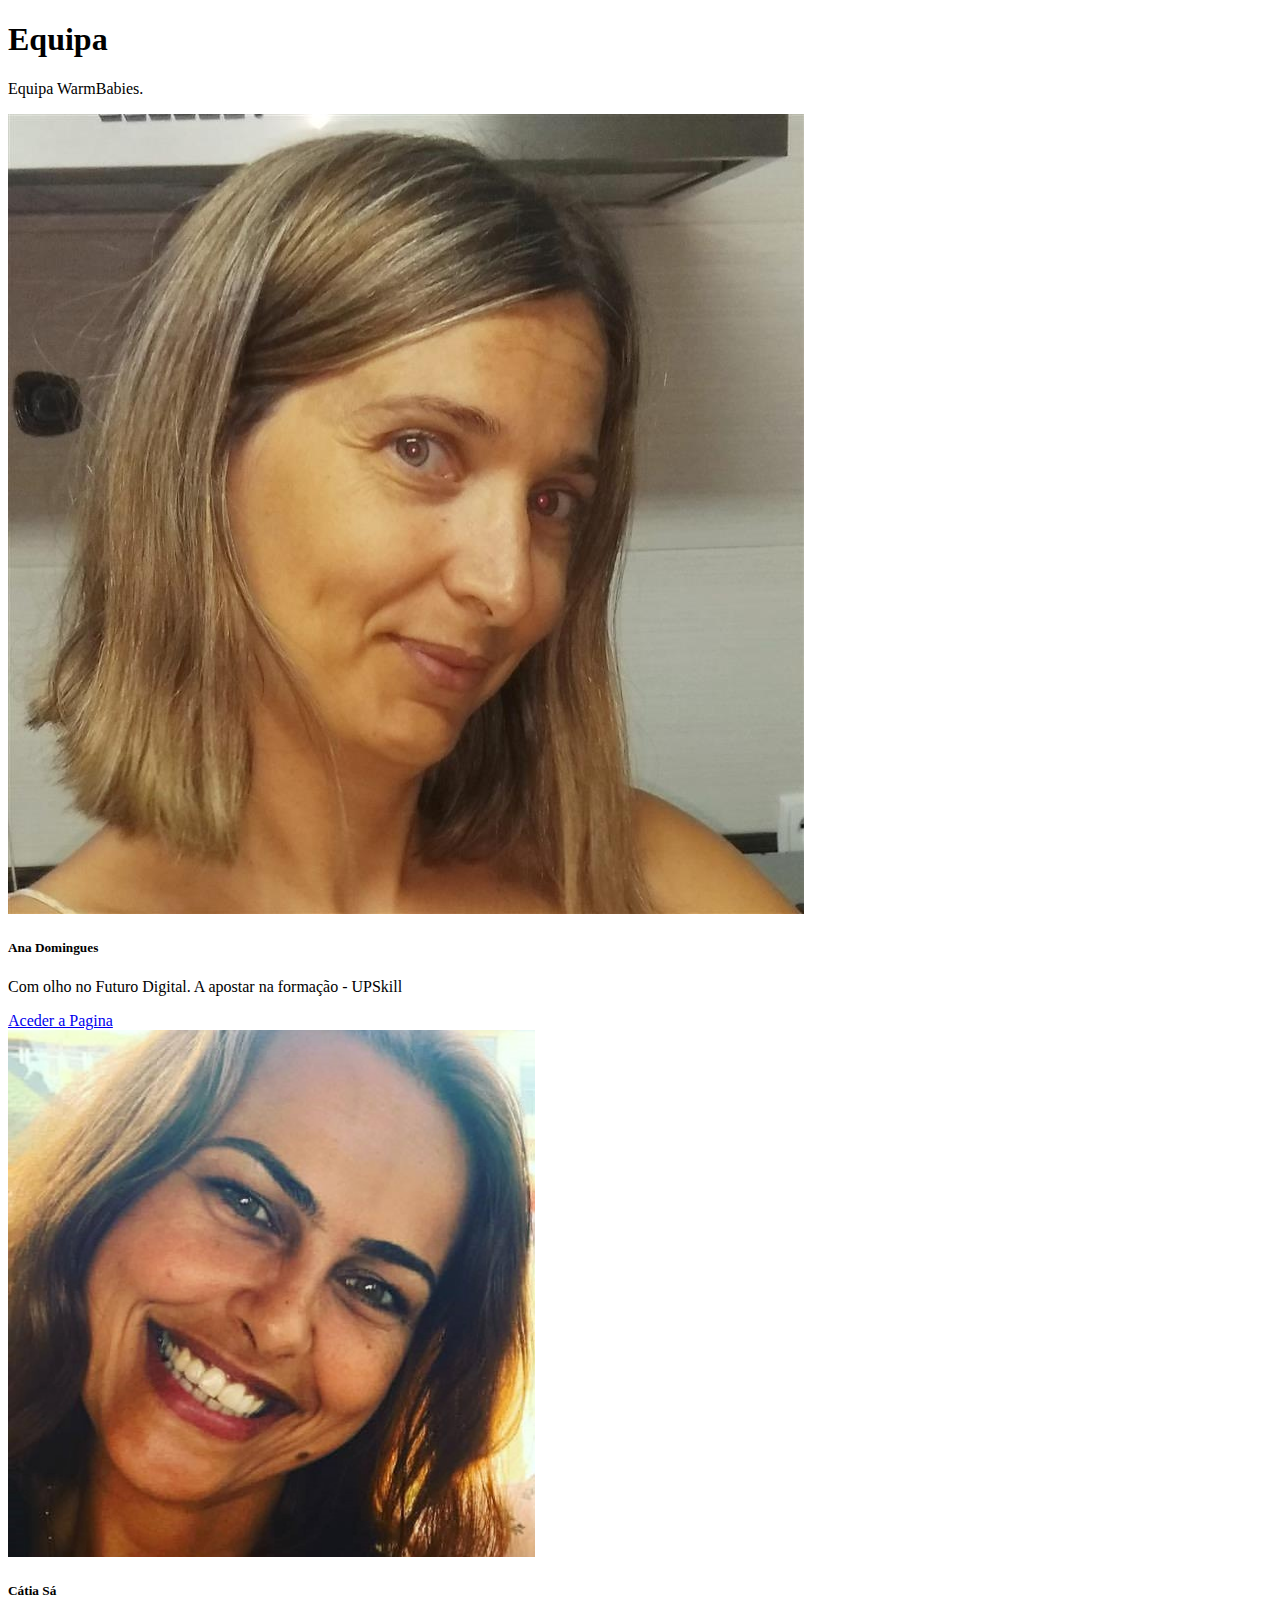
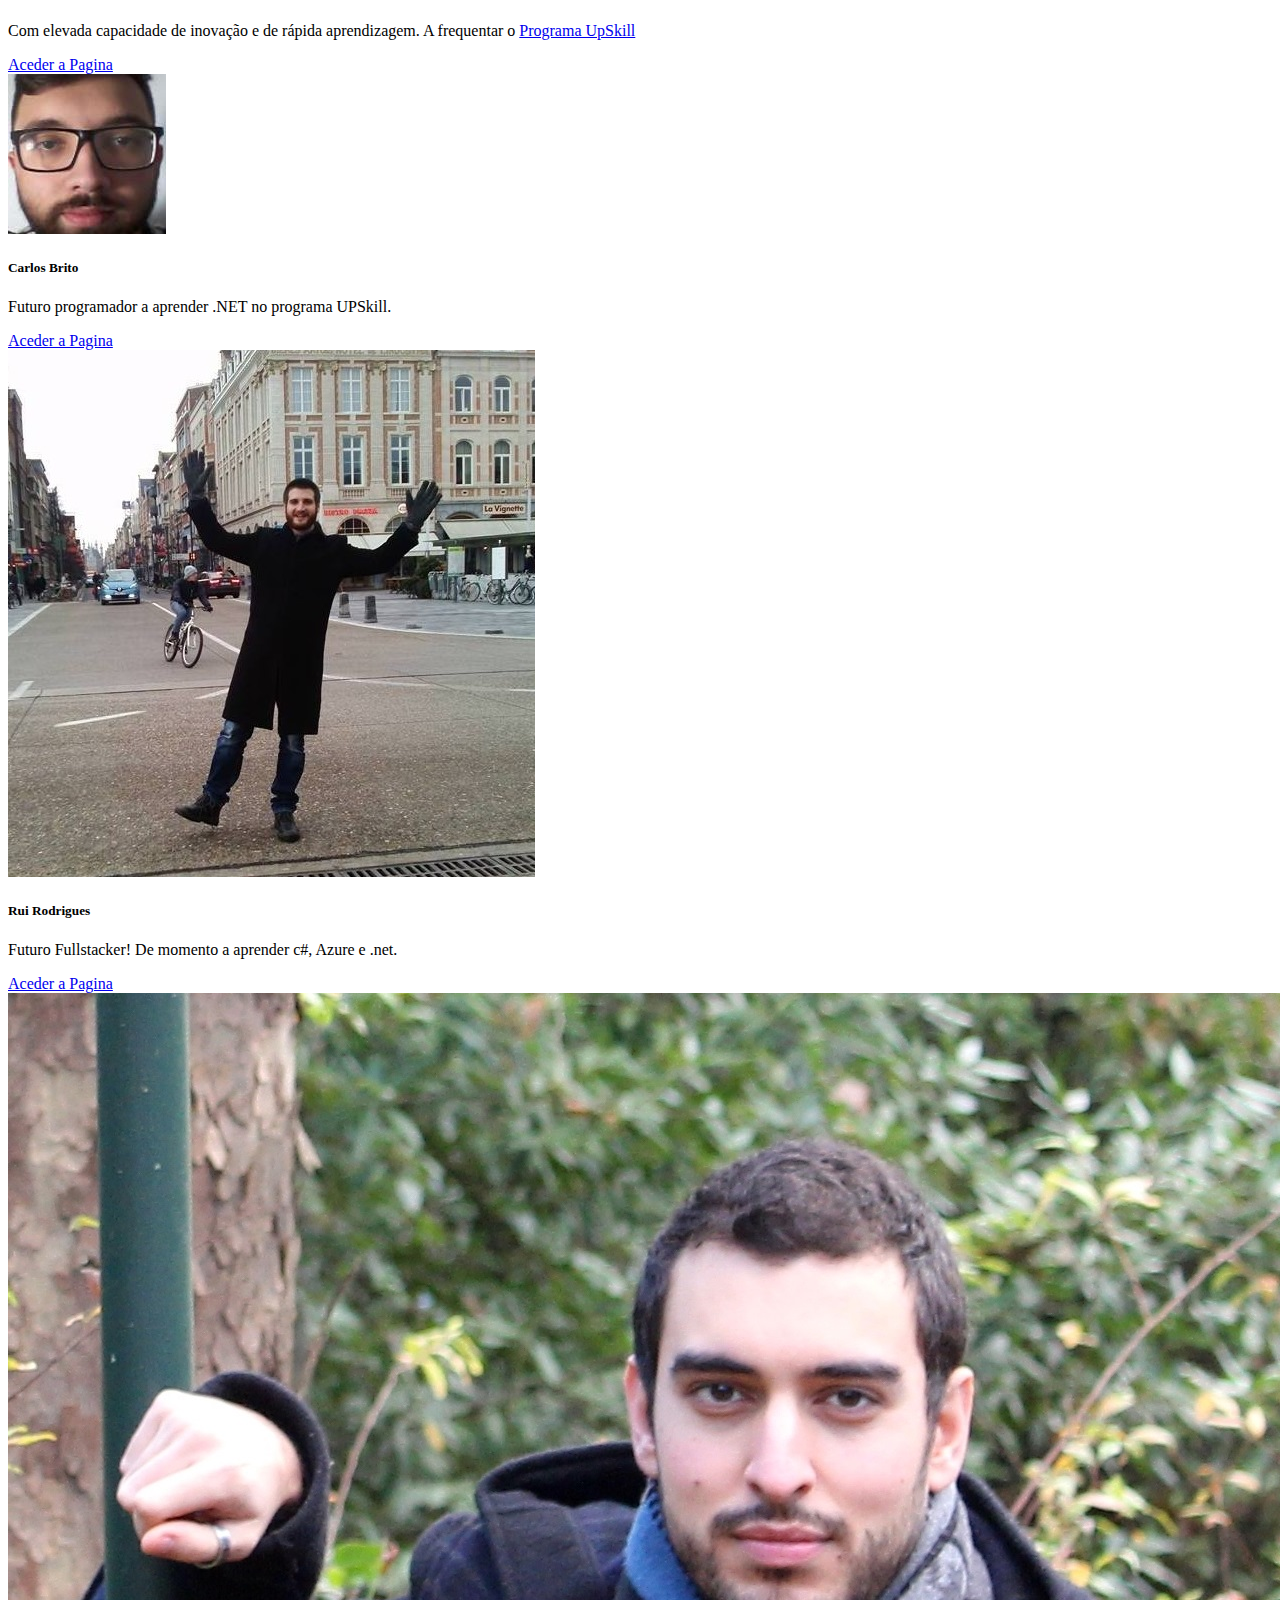
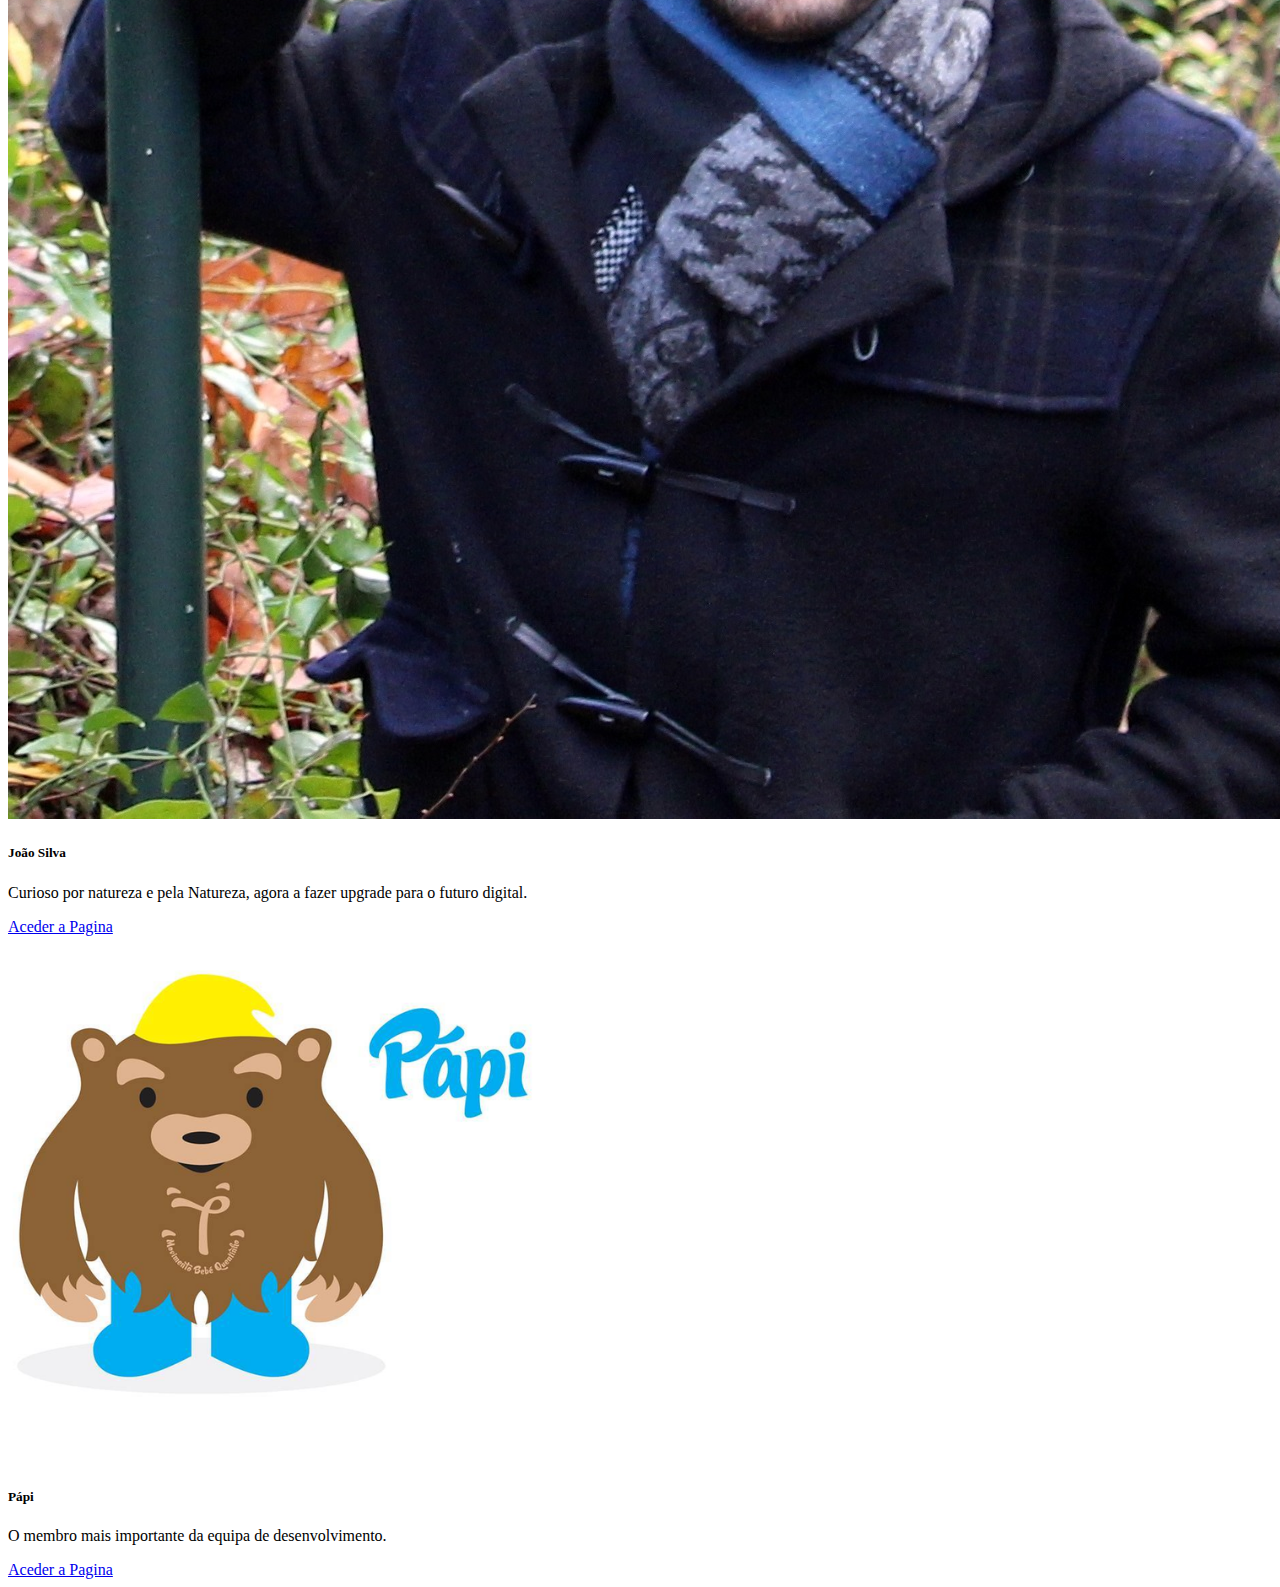
<file: Equipa.html>
﻿<!DOCTYPE html>
<html lang="pt-pt">
    <head>
        <!-- Required meta tags -->
    <meta charset="utf-8">
    <meta name="viewport" content="width=device-width, initial-scale=1">

    <!-- Bootstrap CSS -->
    <link href="https://cdn.jsdelivr.net/npm/bootstrap@5.0.0-beta1/dist/css/bootstrap.min.css" rel="stylesheet" integrity="sha384-giJF6kkoqNQ00vy+HMDP7azOuL0xtbfIcaT9wjKHr8RbDVddVHyTfAAsrekwKmP1" crossorigin="anonymous">
        
        <!--<link rel="stylesheet" type="text/css" href="estilos.css">-->
        <link rel="icon" href="extras/LogoIcoBola.ico">

        <title>Página da Equipa</title>
    </head>
    
    <body>
        <!--indice da equipa-->
        <section id="equipa" class="py-5 bg-light text-center">
          <div class="container">
              <div class="row align-items-center justify-content-center">
                  <div class="col text-center">
                    <h1 class="display-4 text-uppercase text-dark">
                      <strong>Equipa</strong>
                    </h1>
                    <div class="title-underline bg-danger"></div>
                    <p class="text-muted">Equipa WarmBabies.</p>
                 </div>
              </div>
              <!--end of title-->
              <div class="row">
                  <div class="col-md-6 col-lg-4 my-3">
                      <div class="card">
                          <img src="extras/Foto Ana.jpg" alt="membro" class="card-img-top">
                          <div class="card-body">
                              <h5 class="card-title text-capitalize">Ana Domingues</h5>
                              <p class="card-text">Com olho no Futuro Digital. A apostar na formação - UPSkill </p>
                              <a href="PagPessoal - Ana Domingues.html" class="btn btn-outline-dark text-uppercase">Aceder a Pagina</a>
                          </div>
                          <div class="card-footer bg-secondary d-flex justify-content-around">
                          </div>
                      </div>
                  </div>
                  <!--fim do card-->
                  <div class="col-md-6 col-lg-4 my-3">
                      <div class="card">
                          <img src="extras/catia_sa.png" alt="membro" class="card-img-top">
                          <div class="card-body">
                              <h5 class="card-title text-capitalize">Cátia Sá</h5>
                              <p class="card-text">Com elevada capacidade de inovação e de rápida aprendizagem. A frequentar o <a href="https://upskill.pt/">Programa UpSkill</a></p>
                              <a href="PagPessoal - Cátia Sá.html" class="btn btn-outline-dark text-uppercase">Aceder a Pagina</a>
                          </div>
                          <div class="card-footer bg-secondary d-flex justify-content-around">
                          </div>
                      </div>
                  </div>
                  <!--fim do card-->
                  <div class="col-md-6 col-lg-4 my-3">
                      <div class="card">
                          <img src="extras/Carlos Brito.png" alt="membro" class="card-img-top">
                          <div class="card-body">
                              <h5 class="card-title text-capitalize">Carlos Brito</h5>
                              <p class="card-text">Futuro programador a aprender .NET no programa UPSkill.</p>
                              <a href="PagPessoal - Carlos Brito.html" class="btn btn-outline-dark text-uppercase">Aceder a Pagina</a>
                          </div>
                          <div class="card-footer bg-secondary d-flex justify-content-around">
                          </div>
                      </div>
                  </div>
                  <!--fim do card-->
                  <div class="col-md-6 col-lg-4 my-3">
                      <div class="card">
                          <img src="extras/fotoRui.jpg" alt="membro" class="card-img-top">
                          <div class="card-body">
                              <h5 class="card-title text-capitalize">Rui Rodrigues</h5>
                              <p class="card-text">Futuro Fullstacker! De momento a aprender c#, Azure e .net.</p>
                              <a href="PagPessoal%20-%20Rui%20Rodrigues.html" class="btn btn-outline-dark text-uppercase">Aceder a Pagina</a>
                          </div>
                          <div class="card-footer bg-secondary d-flex justify-content-around">
                          </div>
                      </div>
                  </div>
                  <!--fim do card-->
                  <div class="col-md-6 col-lg-4 my-3">
                      <div class="card">
                          <img src="extras/imgJoao.jpg" alt="membro" class="card-img-top">
                          <div class="card-body">
                              <h5 class="card-title text-capitalize">João Silva</h5>
                              <p class="card-text">Curioso por natureza e pela Natureza, agora a fazer upgrade para o futuro digital.</p>
                              <a href="PagPessoal - João Silva.html" class="btn btn-outline-dark text-uppercase">Aceder a Pagina</a>
                          </div>
                          <div class="card-footer bg-secondary d-flex justify-content-around">
                          </div>
                      </div>
                  </div>
                  <!--fim do card-->
                  <div class="col-md-6 col-lg-4 my-3">
                      <div class="card">
                          <img src="extras/fotografiaPAPI.png" alt="membro" class="card-img-top">
                          <div class="card-body">
                              <h5 class="card-title text-capitalize">Pápi</h5>
                              <p class="card-text">O membro mais importante da equipa de desenvolvimento.</p>
                              <a href="index.html" class="btn btn-outline-dark text-uppercase">Aceder a Pagina</a>
                          </div>
                          <div class="card-footer bg-secondary d-flex justify-content-around">
                          </div>
                      </div>
                  </div>
                  <!--fim do card-->
                  
              </div>
          </div>
      </section>
    </body>
</html>
</file>
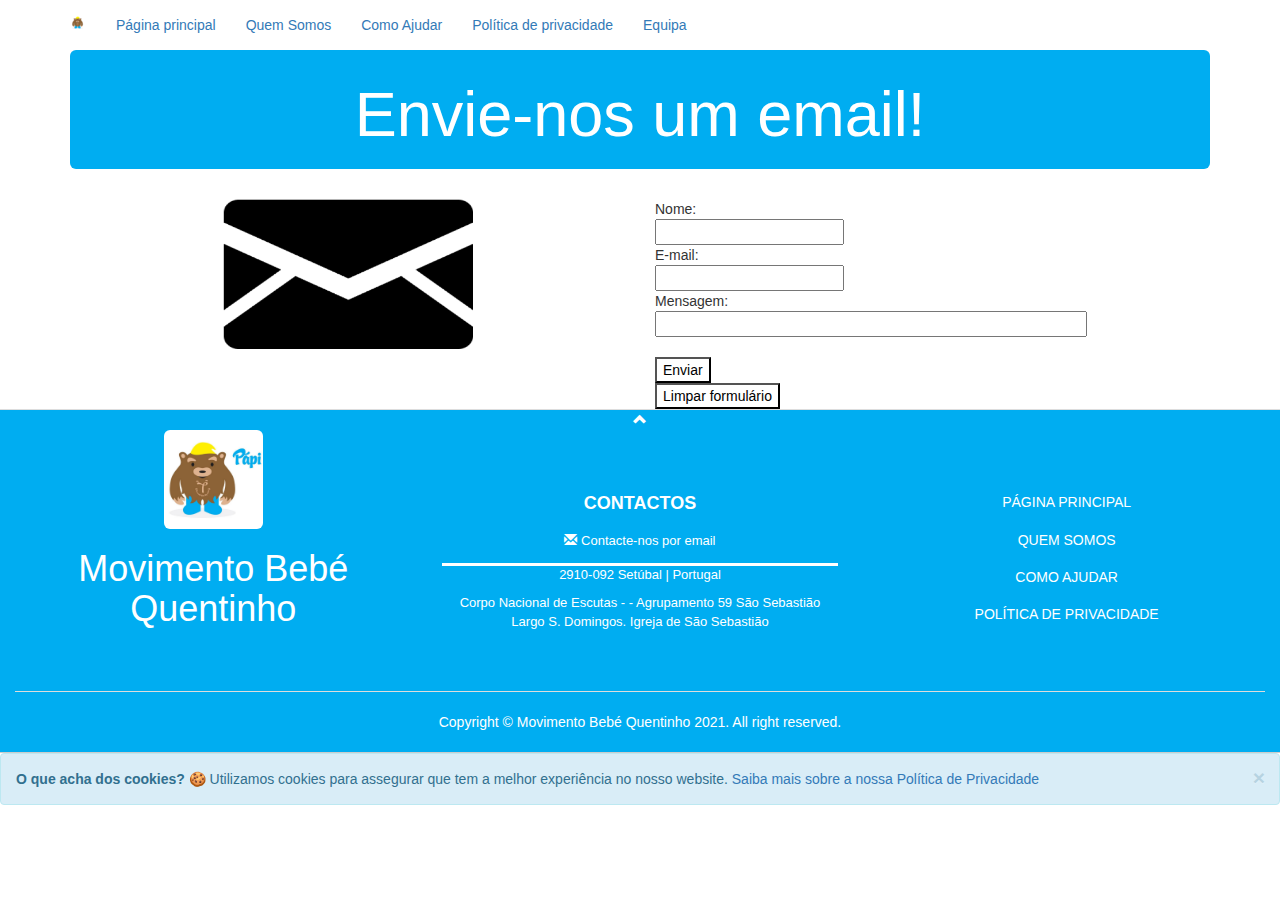
<file: Formulario.html>
﻿<!DOCTYPE html>
<html lang="pt-pt">
<head>
    <meta charset="utf-8">
    <meta name="viewport" content="width=device-width, initial-scale=1.0">
    <link rel="stylesheet" href="https://maxcdn.bootstrapcdn.com/bootstrap/3.3.7/css/bootstrap.min.css">
    <link rel="stylesheet" type="text/css" href="main.css">
    <link rel="icon" href="extras/LogoIcoBola.ico">
    <title>Formulario</title>

    <style>
        
        

        form {
            margin: 0 auto;
            width: 20%;
        }

        input[type=submit] {
            background-color: white;
            color: black;
        }

        input[type=reset] {
            background-color: white;
            color: black;
        }
        .jumbotron {
            background-color: #00adf1 !important;
        }

    </style>

</head>
<body>
    <div class="container">
        <div class="row">
            <!--Navegador terminado-->
            <div class="navbar-header">
                <a class="navbar-brand " href="https://www.facebook.com/Movimentobq" title="Pagina do Facebook - Movimento Bebe Quentinho"><img src="./extras/LogoIcoBola.ico" alt="Facebook Movimento Bebe Quentinho"></a>
                <button type="button" class="navbar-toggle" data-toggle="collapse" datatarget="#MBQ">
                    <span class="sr-only">Toggle navigation</span>
                    <span class="navbar-toggler-icon"></span>
                    <span class="icon-bar"></span>
                    <span class="icon-bar"></span>
                </button>
            </div>
            <div class="navbar-collapse collapse" id="MBQ">
                <ul class="nav navbar-nav">
                    <li class="active"><a href="index.html">Página principal</a></li>
                    <li class="nav-item dropdown">
                        <a href="Quem%20somos.html" class="nav-link dropdown-toggle" data-toggle="dropdown">Quem Somos</a>
                        <div class="dropdown-menu">
                            <a href="Quem%20somos.html" class="dropdown-item ">1.- Quem somos</a>
                            <div class="dropdown-divider"></div>
                            <a href="Contactos.html" class="dropdown-item">2.- Contactos</a>
                            <div class="dropdown-divider"></div>
                            <a href="Formulario.html" class="dropdown-item">3.- Formulario</a>
                        </div>
                    </li>
                    <li class="nav-item dropdown">
                        <a href="Como%20ajudar.html" class="nav-link dropdown-toggle" data-toggle="dropdown">Como Ajudar</a>
                        <div class="dropdown-menu">
                            <a href="Como%20ajudar.html" class="dropdown-item">1.- Como ajudar</a>
                            <div class="dropdown-divider"></div>
                            <a href="Donativos.html" class="dropdown-item">2.- Donativos</a>
                            <div class="dropdown-divider"></div>
                            <a href="Eventos%20Para%20Recolha%20de%20Donativos.html" class="dropdown-item">3.- Eventos para recolha de donativos</a>
                        </div>
                    </li>
                    <li><a href="Pol%C3%ADtica%20de%20Privacidade.html" class="">Política de privacidade</a></li>
                    <li><a href="Equipa.html" class="">Equipa</a></li>
                </ul>
            </div>
        </div>
    </div>
    <!--fim de navegador-->

    <div class="container">
        <div class="jumbotron">
            <h1 class="text-primary" align="center">Envie-nos um email!</h1>
        </div>
            <div class="row">
                <div class="col-sm-5 col-md-6">
                    <center>
                        <img src="extras/email-logo2.png" height="150" width="250" style="vertical-align: middle" />
                    </center>
                </div>

                <form action="mailto:someone@example.com" method="post" enctype="text/plain">

                    <div class="col-sm-5 offset-sm-2 col-md-6 offset-md-0">
                        Nome:<br>
                        <input type="text" name="name"><br>
                        E-mail:<br>
                        <input type="text" name="mail"><br>
                        Mensagem:<br>
                        <input type="text" name="comment" size="50"><br><br>
                        <input type="submit" value="Enviar">
                         
                        <input type="reset" value="Limpar formulário" >
                    </div>
                </form>
            </div>


        
    </div>



    <!--Footer-->
    <div class="container-fluid footer text-center" id="footer">
        <a href="#MBQ" title="Voltar ao Topo">
            <span class="glyphicon glyphicon-chevron-up"></span>
        </a>
        <div class="row">
            <div class="col-md-4">

                <img class="img img-rounded" src="extras/Logotipo_PAPI.png" alt="logotipo Papi" style="width:25%; white-space" />
                <h1><a href="Contactos.html">Movimento Bebé Quentinho</a></h1>
            </div>
            <div class="col-md-4">

                <h3> Contactos </h3>
                <ul>
                    <li>
                        <a class="email" href="mailito: movimentobq59@gmail.com"> <span class="glyphicon glyphicon-envelope"> </span> Contacte-nos por email</a>
                    </li>
                    <li> <p>2910-092 Setúbal | Portugal</p> </li>
                    <li>
                        <p>
                            Corpo Nacional de Escutas - - Agrupamento 59                            São Sebastião
                            Largo S. Domingos. Igreja de São Sebastião
                        </p>
                    </li>
                </ul>
            </div>
            <div class="col-md-4">
                <ul style="margin-top: 5em">
                    <li> <h5><a href="index.html"> PÁGINA PRINCIPAL </a> </h5></li>
                    <li> <h5> <a href="Quem somos.html"> QUEM SOMOS</a> </h5></li>
                    <li> <h5><a href="Como ajudar.html"> COMO AJUDAR</a> </h5></li>
                    <li> <h5><a href="Política de Privacidade.html"> POLÍTICA DE PRIVACIDADE </a> </h5></li>
                </ul>
            </div>
        </div>

        <div class="footer-bottom">
            <div class="container">
                <p class="copyright text-lg-end"> Copyright © Movimento Bebé Quentinho 2021. All right reserved. </p>

            </div>
        </div>
    </div>

    <!--Cookies-->
    <div class="alert alert-info alert-dismissible">
        <b>O que acha dos cookies?</b> &#x1F36A; Utilizamos cookies para assegurar que tem a melhor experiência no nosso website. <a href="Política de Privacidade.html" target="_blank">Saiba mais sobre a nossa Política de Privacidade</a>
        <a href="#" class="close" data-dismiss="alert" aria-label="close">&times;</a>
    </div>
    <!--A partir daqui não se altera nada! Scripts de JS e Boostrap-->
    <script src="https://ajax.googleapis.com/ajax/libs/jquery/2.2.0/jquery.min.js"></script>
    <script src="https://maxcdn.bootstrapcdn.com/bootstrap/3.3.7/js/bootstrap.min.js"></script>
</body>
</html>
</file>
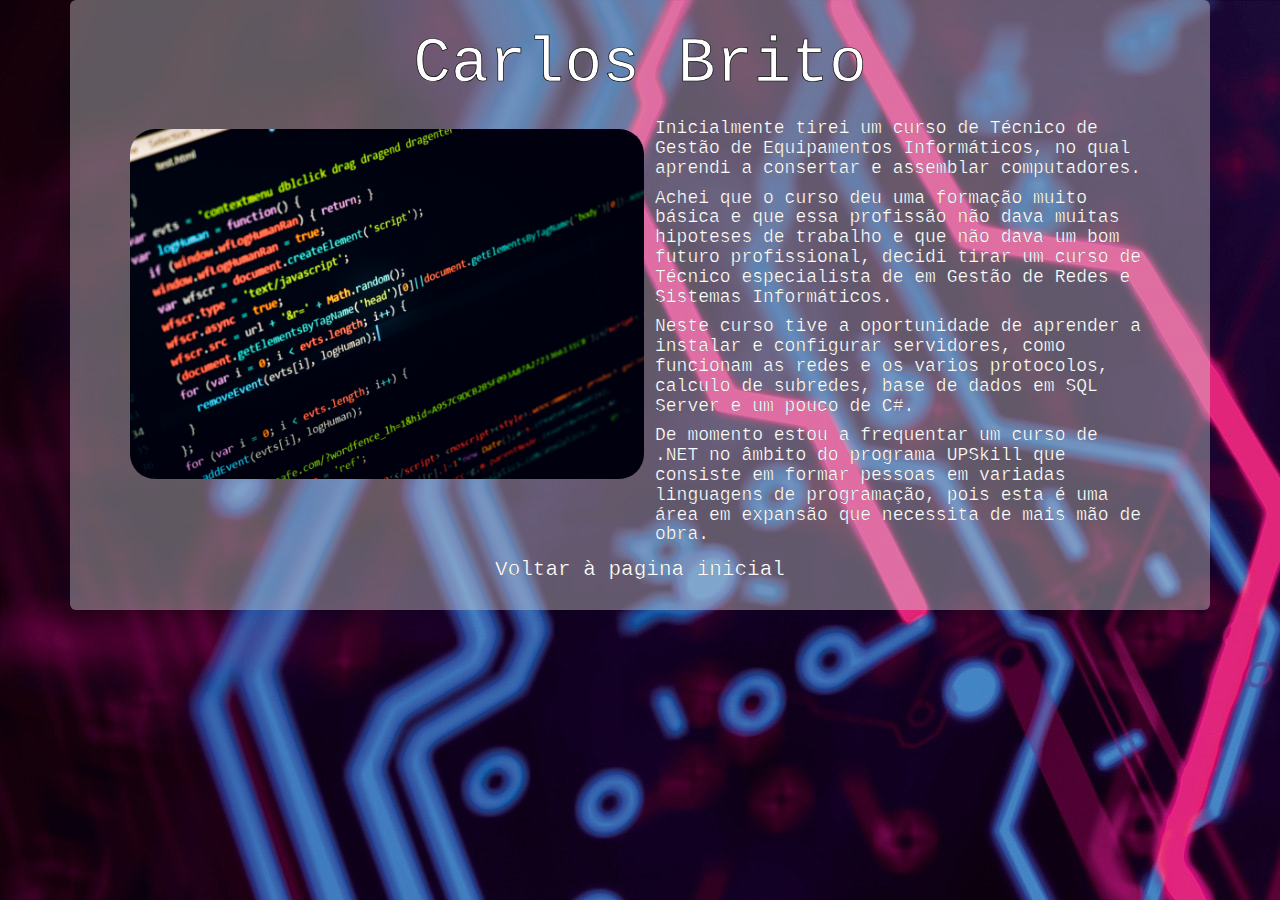
<file: PagPessoal - Carlos Brito.html>
﻿<!DOCTYPE html>
<html lang="pt-pt">
    <head>
        <meta charset="utf-8">
        <meta name="viewport" content="width=device-width, initial-scale=1.0">
        <link rel="stylesheet" href="https://maxcdn.bootstrapcdn.com/bootstrap/3.3.7/css/bootstrap.min.css">
        <link rel="stylesheet" type="text/css" href="main.css">
        <link rel="icon" href="extras/LogoIcoBola.ico">
        <title>Página Pessoal - Carlos Brito</title>

        <style>

        body { font-family: "Courier"; background-image: url(extras/background-carlos.jpg); }

        h1 { font-family: "Courier"; -webkit-text-stroke: 0.7px black; color: white; }

        h4 { font-family: "Courier"; -webkit-text-stroke: 0.18px black; color: white; }
            .jumbotron {
                background: rgba(220,220,220,0.4) !important;
            }

            a {
                font-family: "Courier";
                -webkit-text-stroke: 0.18px black;
                color: white;
            }

            img{
                border-radius : 25px;
            }
        </style>

        
    </head>
    <body>

        
        <div class="container">
            <div class="jumbotron">
                <h1 align="center">Carlos Brito</h1>
               
                <div class="row">
                    <div class="col-sm-3 col-md-6">
                        <br />
                        <img src="extras/programming-carlos.jpg" height="350" />

                    </div>
                    <div class="col-sm-5 col-md-6">


                        <h4>Inicialmente tirei um curso de Técnico de Gestão de Equipamentos Informáticos, no qual aprendi a consertar e assemblar computadores.</h4>
                        <h4>
                            Achei que o curso deu uma formação muito básica e que essa profissão não dava muitas hipoteses de trabalho e que não dava um bom futuro profissional, decidi tirar um curso de Técnico especialista
                            de em Gestão de Redes e Sistemas Informáticos.
                        </h4>
                        <h4>Neste curso tive a oportunidade de aprender a instalar e configurar servidores, como funcionam as redes e os varios protocolos, calculo de subredes, base de dados em SQL Server e um pouco de C#.</h4>
                        <h4>
                            De momento estou a frequentar um curso de .NET no âmbito do programa UPSkill que consiste em formar pessoas em variadas linguagens de programação, pois esta é uma área em expansão que necessita de mais mão de obra.
                        </h4>
                    </div>
                </div>
                <a href="index.html"><p align="center">Voltar à pagina inicial</p></a> 
            </div>
        </div>


        <!--A partir daqui não se altera nada! Scripts de JS e Boostrap-->
        <script src="https://ajax.googleapis.com/ajax/libs/jquery/2.2.0/jquery.min.js"></script>
        <script src="https://maxcdn.bootstrapcdn.com/bootstrap/3.3.7/js/bootstrap.min.js"></script>
    </body>
</html>
</file>
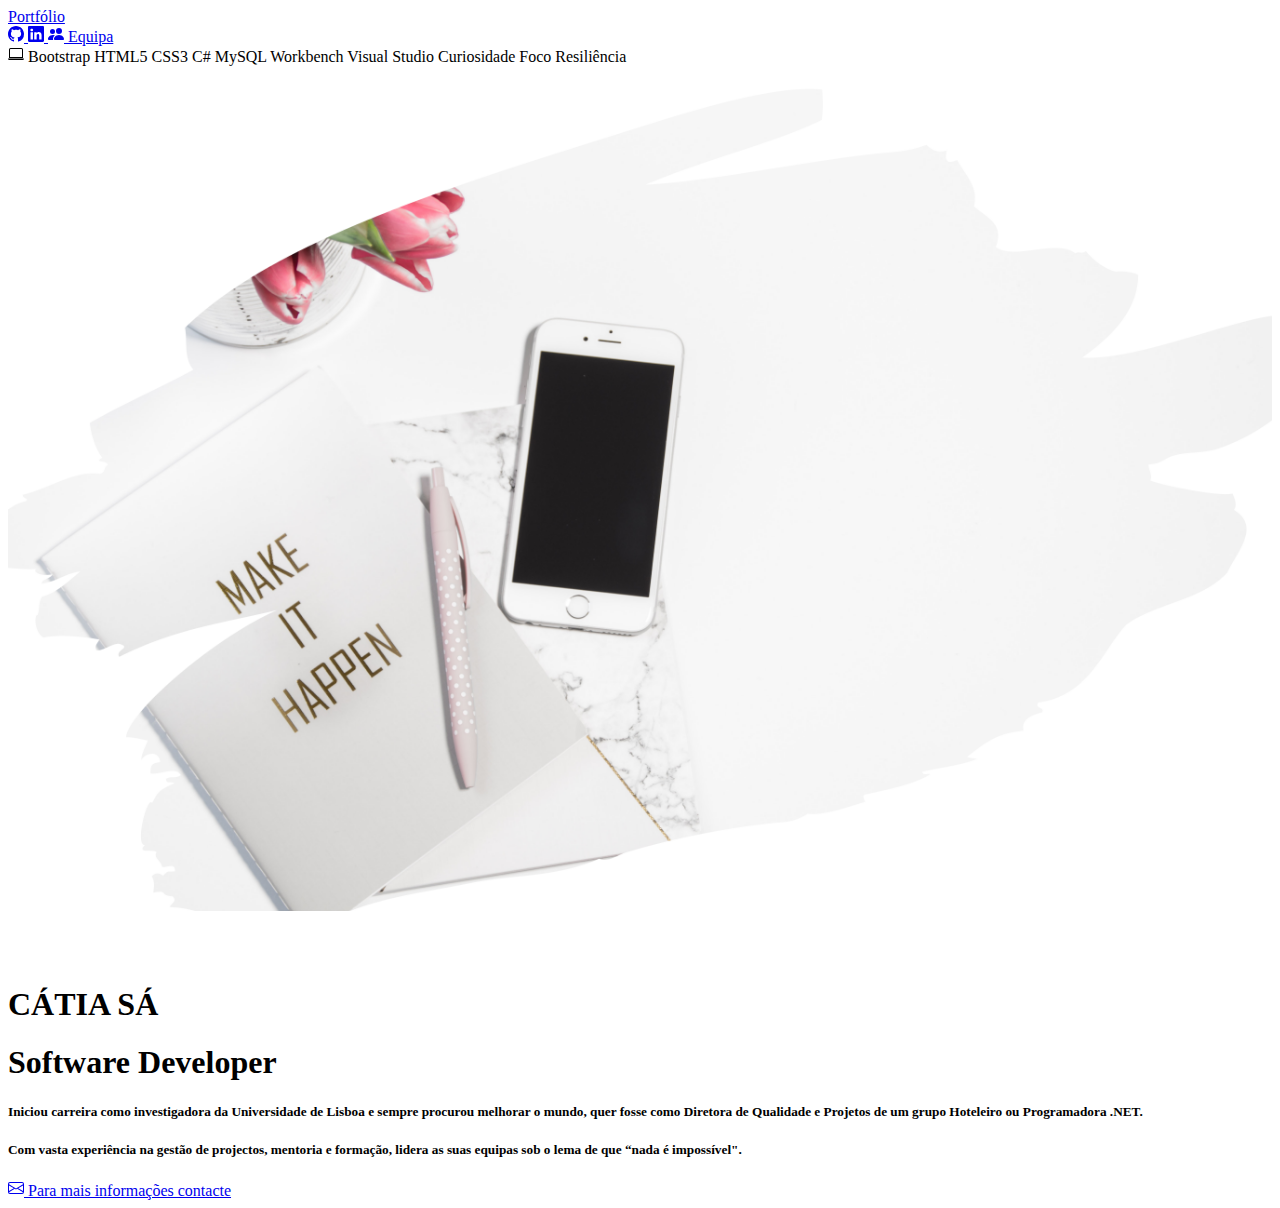
<file: PagPessoal - Cátia Sá.html>
﻿<!doctype html>

<html lang="en">
<head>
    <!-- Required meta tags -->
    <meta charset="utf-8">
    <meta name="viewport" content="width=device-width, initial-scale=1">

    <!-- Bootstrap CSS -->
    <link href="https://cdn.jsdelivr.net/npm/bootstrap@5.0.0-beta1/dist/css/bootstrap.min.css" rel="stylesheet" integrity="sha384-giJF6kkoqNQ00vy+HMDP7azOuL0xtbfIcaT9wjKHr8RbDVddVHyTfAAsrekwKmP1" crossorigin="anonymous">

    <link rel="stylesheet" type="text/css" href="main.css">
    <link rel="icon" href="extras/catia_sa.png">

    <title>Cátia Sá</title>
    
</head>
<body>

    <!--navbar-->
    <div class="paginaCatia container-fluid">

        <nav class="navbar navbar-expand-lg navbar-light bg-light" id="navBarCatia" title="Ver Portfólio">
            <a class="navbar-brand" target="_blank" href="https://catiamsa.github.io/SantaHelpersCRMteam/">Portfólio</a>

            <div class="collapse navbar-collapse " id="navbarNavAltMarkup">
                <div class="navbar-nav">
                    <a class="nav-link text-dark" aria-current="page" target="_blank" href="https://github.com/catiamsa" title="Ver Perfil GitHub">
                        <svg xmlns="http://www.w3.org/2000/svg" width="16" height="16" fill="currentColor" class="bi bi-github" viewBox="0 0 16 16">
                            <path d="M8 0C3.58 0 0 3.58 0 8c0 3.54 2.29 6.53 5.47 7.59.4.07.55-.17.55-.38 0-.19-.01-.82-.01-1.49-2.01.37-2.53-.49-2.69-.94-.09-.23-.48-.94-.82-1.13-.28-.15-.68-.52-.01-.53.63-.01 1.08.58 1.23.82.72 1.21 1.87.87 2.33.66.07-.52.28-.87.51-1.07-1.78-.2-3.64-.89-3.64-3.95 0-.87.31-1.59.82-2.15-.08-.2-.36-1.02.08-2.12 0 0 .67-.21 2.2.82.64-.18 1.32-.27 2-.27.68 0 1.36.09 2 .27 1.53-1.04 2.2-.82 2.2-.82.44 1.1.16 1.92.08 2.12.51.56.82 1.27.82 2.15 0 3.07-1.87 3.75-3.65 3.95.29.25.54.73.54 1.48 0 1.07-.01 1.93-.01 2.2 0 .21.15.46.55.38A8.012 8.012 0 0 0 16 8c0-4.42-3.58-8-8-8z" />
                        </svg>
                    </a>
                    <a class="nav-link text-primary" target="_blank" href="https://www.linkedin.com/feed/" title="Ver Perfil Linkedin">
                        <svg xmlns="http://www.w3.org/2000/svg" width="16" height="16" fill="currentColor" class="bi bi-linkedin" viewBox="0 0 16 16">
                            <path d="M0 1.146C0 .513.526 0 1.175 0h13.65C15.474 0 16 .513 16 1.146v13.708c0 .633-.526 1.146-1.175 1.146H1.175C.526 16 0 15.487 0 14.854V1.146zm4.943 12.248V6.169H2.542v7.225h2.401zm-1.2-8.212c.837 0 1.358-.554 1.358-1.248-.015-.709-.52-1.248-1.342-1.248-.822 0-1.359.54-1.359 1.248 0 .694.521 1.248 1.327 1.248h.016zm4.908 8.212V9.359c0-.216.016-.432.08-.586.173-.431.568-.878 1.232-.878.869 0 1.216.662 1.216 1.634v3.865h2.401V9.25c0-2.22-1.184-3.252-2.764-3.252-1.274 0-1.845.7-2.165 1.193v.025h-.016a5.54 5.54 0 0 1 .016-.025V6.169h-2.4c.03.678 0 7.225 0 7.225h2.4z" />
                        </svg>
                    </a>
                    <a class="nav-link text-dark" target="_blank" href="Equipa.html" title="Ver Equipa">
                        <svg xmlns="http://www.w3.org/2000/svg" width="16" height="16" fill="currentColor" class="bi bi-people-fill" viewBox="0 0 16 16">
                            <path d="M7 14s-1 0-1-1 1-4 5-4 5 3 5 4-1 1-1 1H7zm4-6a3 3 0 1 0 0-6 3 3 0 0 0 0 6z" />
                            <path fill-rule="evenodd" d="M5.216 14A2.238 2.238 0 0 1 5 13c0-1.355.68-2.75 1.936-3.72A6.325 6.325 0 0 0 5 9c-4 0-5 3-5 4s1 1 1 1h4.216z" />
                            <path d="M4.5 8a2.5 2.5 0 1 0 0-5 2.5 2.5 0 0 0 0 5z" />
                        </svg>
                        Equipa
                    </a>
                </div>
            </div>
        </nav>
        <!--navbar-->
        <!--Tecnologias-->
        <div class="row">
            
            <div class="col-md-12 text-center p-3" id="tecnologias" title="Skills">
                <svg xmlns="http://www.w3.org/2000/svg" width="16" height="16" fill="currentColor" class="bi bi-laptop" viewBox="0 0 16 16">
                    <path d="M13.5 3a.5.5 0 0 1 .5.5V11H2V3.5a.5.5 0 0 1 .5-.5h11zm-11-1A1.5 1.5 0 0 0 1 3.5V12h14V3.5A1.5 1.5 0 0 0 13.5 2h-11zM0 12.5h16a1.5 1.5 0 0 1-1.5 1.5h-13A1.5 1.5 0 0 1 0 12.5z" />
                </svg>
                <span class="badge bg-dark">Bootstrap</span>
                <span class="badge bg-dark">HTML5</span>
                <span class="badge bg-dark">CSS3</span>
                <span class="badge bg-dark">C#</span>
                <span class="badge bg-dark">MySQL</span>
                <span class="badge bg-dark">Workbench</span>
                <span class="badge bg-dark">Visual Studio</span>
                <span class="badge bg-dark">Curiosidade</span>
                <span class="badge bg-dark">Foco</span>
                <span class="badge bg-dark">Resiliência</span>
            </div>
        </div>
        <!--Tecnologias-->
        <!-- Pagina Inicial -->
        <section id="home" class="principal-section img-bg">

            <div class="row">
                <div class=" col-lg-6 col-md-6">
                    <img src="extras/backgroundCatia.png" width="100%" />
                </div>
                <div class="col-lg-6 col-md-6">
                    <div class="principal-content">
                        <h1>CÁTIA SÁ</h1>
                        <h1>Software Developer</h1>
                        <p>
                            <h5>Iniciou carreira como investigadora da Universidade de Lisboa e sempre procurou melhorar o mundo, quer fosse como Diretora de Qualidade e Projetos de um grupo Hoteleiro ou Programadora .NET.</h5>
                            <h5>Com vasta experiência na gestão de projectos, mentoria e formação, lidera as suas equipas sob o lema de que “nada é impossível".</h5>
                        </p>
                        <a class="btn btn-outline-dark btn-lg" href="mailto:catiamsa@gmail.com " role="button">
                            <svg xmlns="http://www.w3.org/2000/svg" width="16" height="16" fill="currentColor" class="bi bi-envelope" viewBox="0 0 16 16">
                                <path d="M0 4a2 2 0 0 1 2-2h12a2 2 0 0 1 2 2v8a2 2 0 0 1-2 2H2a2 2 0 0 1-2-2V4zm2-1a1 1 0 0 0-1 1v.217l7 4.2 7-4.2V4a1 1 0 0 0-1-1H2zm13 2.383l-4.758 2.855L15 11.114v-5.73zm-.034 6.878L9.271 8.82 8 9.583 6.728 8.82l-5.694 3.44A1 1 0 0 0 2 13h12a1 1 0 0 0 .966-.739zM1 11.114l4.758-2.876L1 5.383v5.73z" />
                            </svg> Para mais informações contacte
                        </a>
                    </div>
                </div>

            </div>
        </section>
        <!--Pagina inicial -->
    </div><!--Container-->

    <!-- Option 1: Bootstrap Bundle with Popper -->
    <script src="https://cdn.jsdelivr.net/npm/bootstrap@5.0.0-beta1/dist/js/bootstrap.bundle.min.js" integrity="sha384-ygbV9kiqUc6oa4msXn9868pTtWMgiQaeYH7/t7LECLbyPA2x65Kgf80OJFdroafW" crossorigin="anonymous"></script>

</body>
</html>
</file>
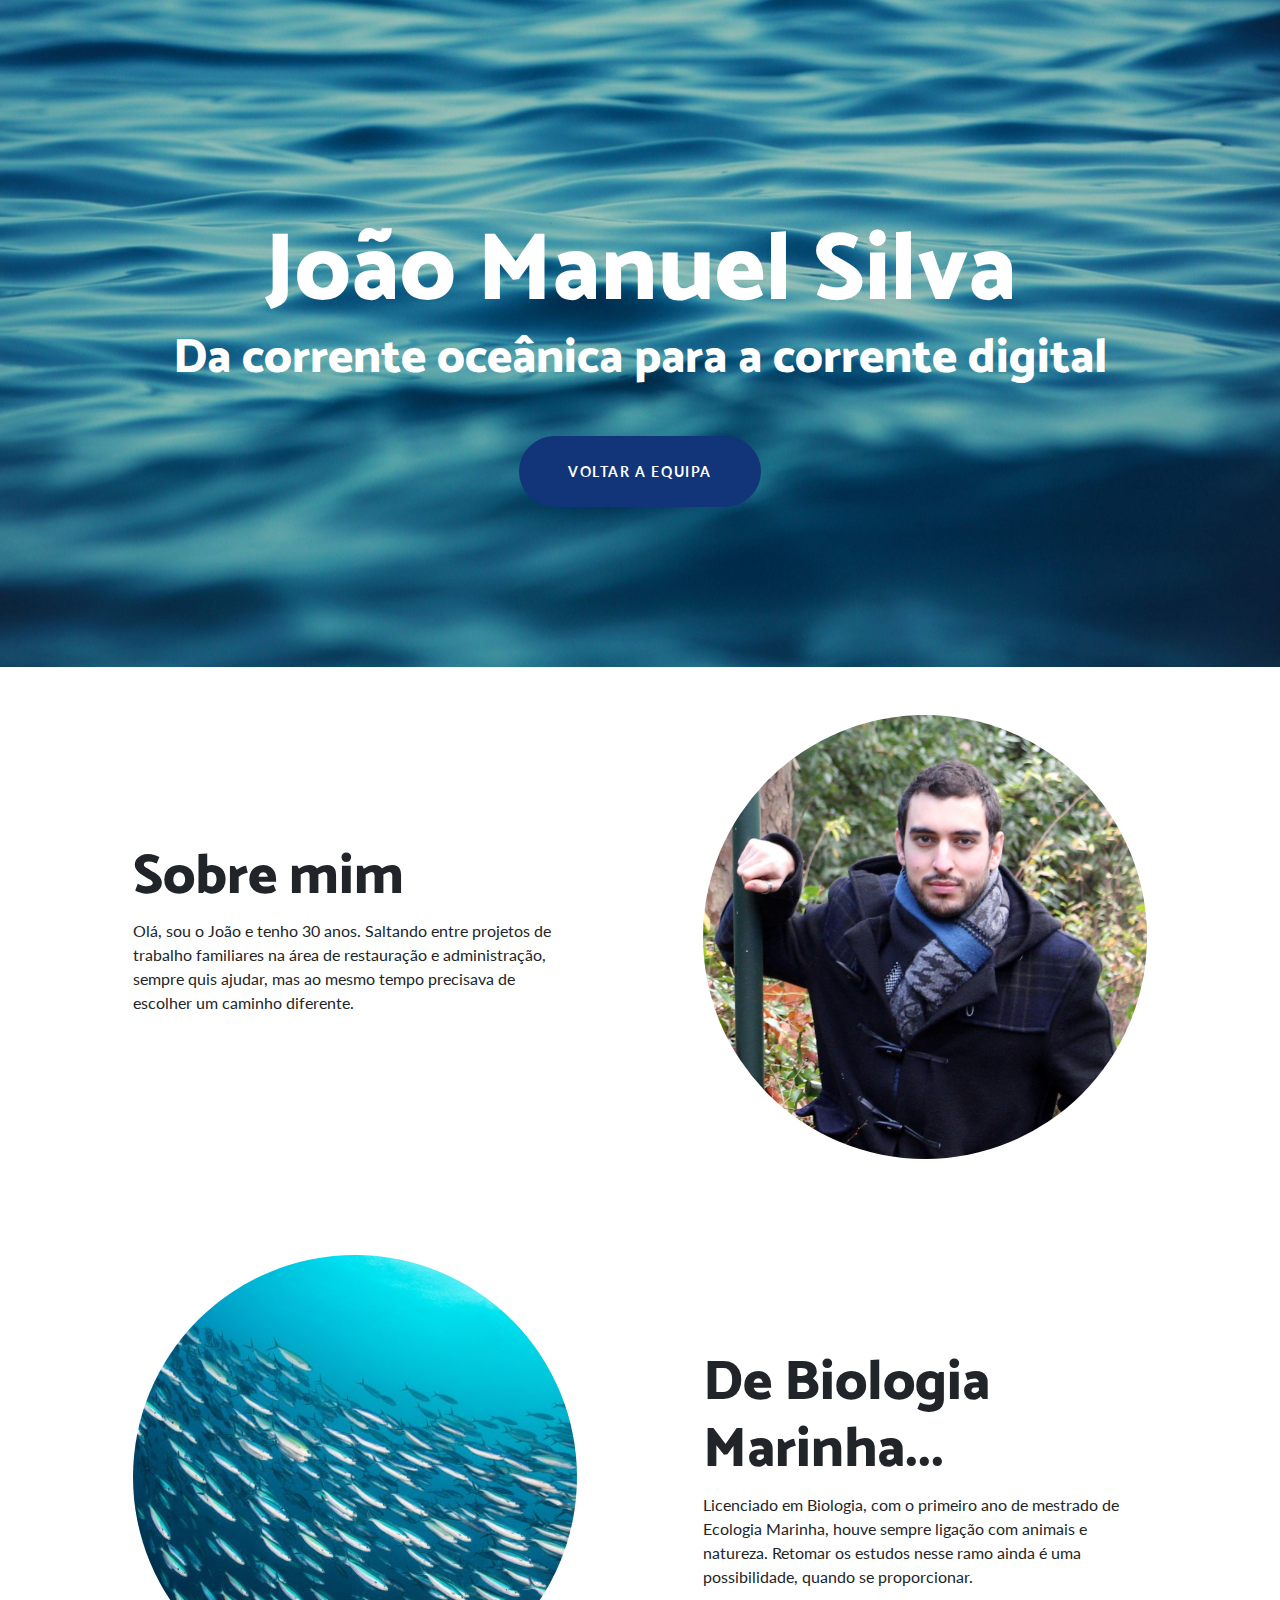
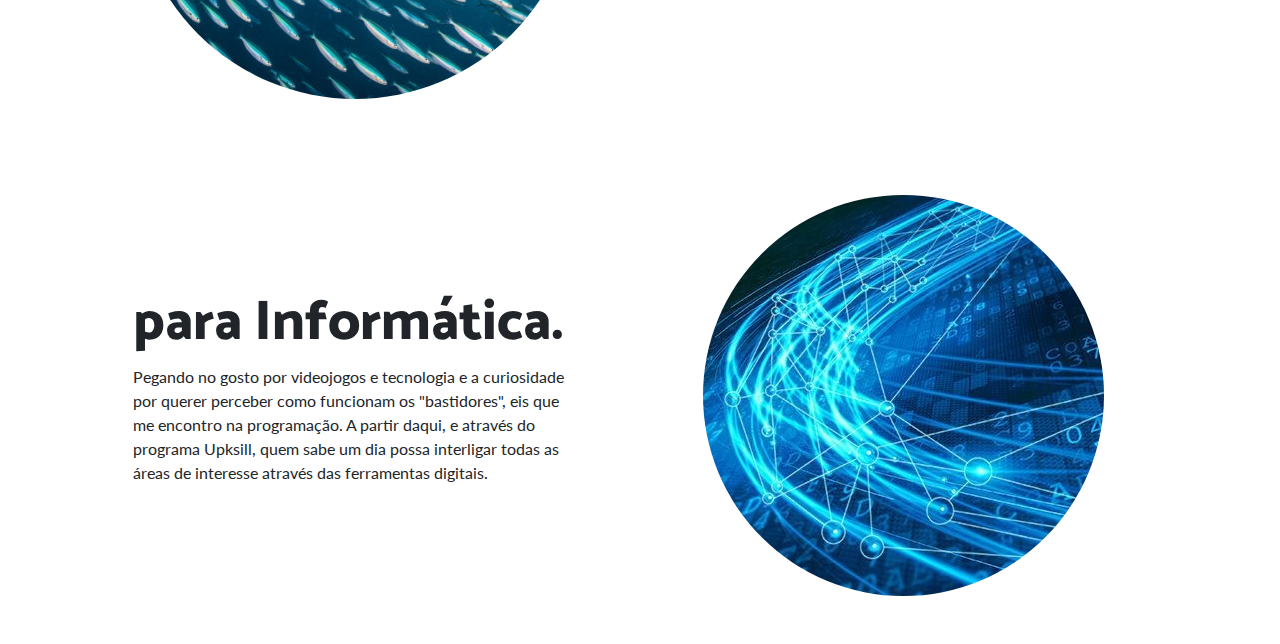
<file: PagPessoal - João Silva.html>
﻿<!DOCTYPE html>
<html lang="pt-pt">
<head>
    <meta charset="utf-8">
    <meta name="viewport" content="width=device-width, initial-scale=1, shrink-to-fit=no">
    <!--<link rel="stylesheet" href="https://maxcdn.bootstrapcdn.com/bootstrap/3.3.7/css/bootstrap.min.css">
    <link rel="stylesheet" type="text/css" href="estilos.css">
    <link rel="icon" href="extras/LogoIcoBola.ico">-->
    <title>Página Pessoal - João Silva</title>
    <!-- Bootstrap core CSS -->
    <link href="./css/joao-bootstrap.min.css" rel="stylesheet">

    <!-- Custom fonts for this template -->
    <link href="https://fonts.googleapis.com/css?family=Catamaran:100,200,300,400,500,600,700,800,900" rel="stylesheet">
    <link href="https://fonts.googleapis.com/css?family=Lato:100,100i,300,300i,400,400i,700,700i,900,900i" rel="stylesheet">

    <!-- Custom styles for this template -->
    <link href="./css/joao-one-page-wonder.min.css" rel="stylesheet">
</head>
    <body>


        <header class="masthead text-center text-white">
            <div class="masthead-content">
                <div class="container">
                    <h1 class="masthead-heading mb-0">João Manuel Silva</h1>
                    <h2 class="masthead-subheading mb-0">Da corrente oceânica para a corrente digital</h2>
                    <a href="equipa.html" class="btn btn-primary btn-xl rounded-pill mt-5">Voltar a Equipa</a>
                </div>
            </div>
        </header>

        <section>
            <div class="container">
                <div class="row align-items-center">
                    <div class="col-lg-6 order-lg-2">
                        <div class="p-5">
                            <img class="img-fluid rounded-circle" src="./extras/imgJoao.jpg" alt="">
                        </div>
                    </div>
                    <div class="col-lg-6 order-lg-1">
                        <div class="p-5">
                            <h2 class="display-4">Sobre mim</h2>
                            <p>Olá, sou o João e tenho 30 anos. Saltando entre projetos de trabalho familiares na área de restauração e administração, sempre quis ajudar, mas ao mesmo tempo precisava de escolher um caminho diferente.</p>
                        </div>
                    </div>
                </div>
            </div>
        </section>

        <section>
            <div class="container">
                <div class="row align-items-center">
                    <div class="col-lg-6">
                        <div class="p-5">
                            <img class="img-fluid rounded-circle" src="./extras/joaoBio.jpg" alt="">
                        </div>
                    </div>
                    <div class="col-lg-6">
                        <div class="p-5">
                            <h2 class="display-4">De Biologia Marinha...</h2>
                            <p>Licenciado em Biologia, com o primeiro ano de mestrado de Ecologia Marinha, houve sempre ligação com animais e natureza. Retomar os estudos nesse ramo ainda é uma possibilidade, quando se proporcionar.</p>
                        </div>
                    </div>
                </div>
            </div>
        </section>

        <section>
            <div class="container">
                <div class="row align-items-center">
                    <div class="col-lg-6 order-lg-2">
                        <div class="p-5">
                            <img class="img-fluid rounded-circle" src="./extras/joaoTech.jpg" alt="">
                        </div>
                    </div>
                    <div class="col-lg-6 order-lg-1">
                        <div class="p-5">
                            <h2 class="display-4">para Informática.</h2>
                            <p>
                                Pegando no gosto por videojogos e tecnologia e a curiosidade por querer perceber como funcionam os "bastidores", eis que me encontro na programação.
                                A partir daqui, e através do programa Upksill, quem sabe um dia possa interligar todas as áreas de interesse através das ferramentas digitais.
                            </p>
                        </div>
                    </div>
                </div>
            </div>
        </section>

        <!-- Bootstrap core JavaScript -->
        <script src="./js/joao-jquery.min.js"></script>
        <script src="./js/joao-bootstrap.bundle.min.js"></script>

        <!--A partir daqui não se altera nada! Scripts de JS e Boostrap-->
        <script src="https://ajax.googleapis.com/ajax/libs/jquery/2.2.0/jquery.min.js"></script>
        <script src="https://maxcdn.bootstrapcdn.com/bootstrap/3.3.7/js/bootstrap.min.js"></script>
    </body>
</html>
</file>
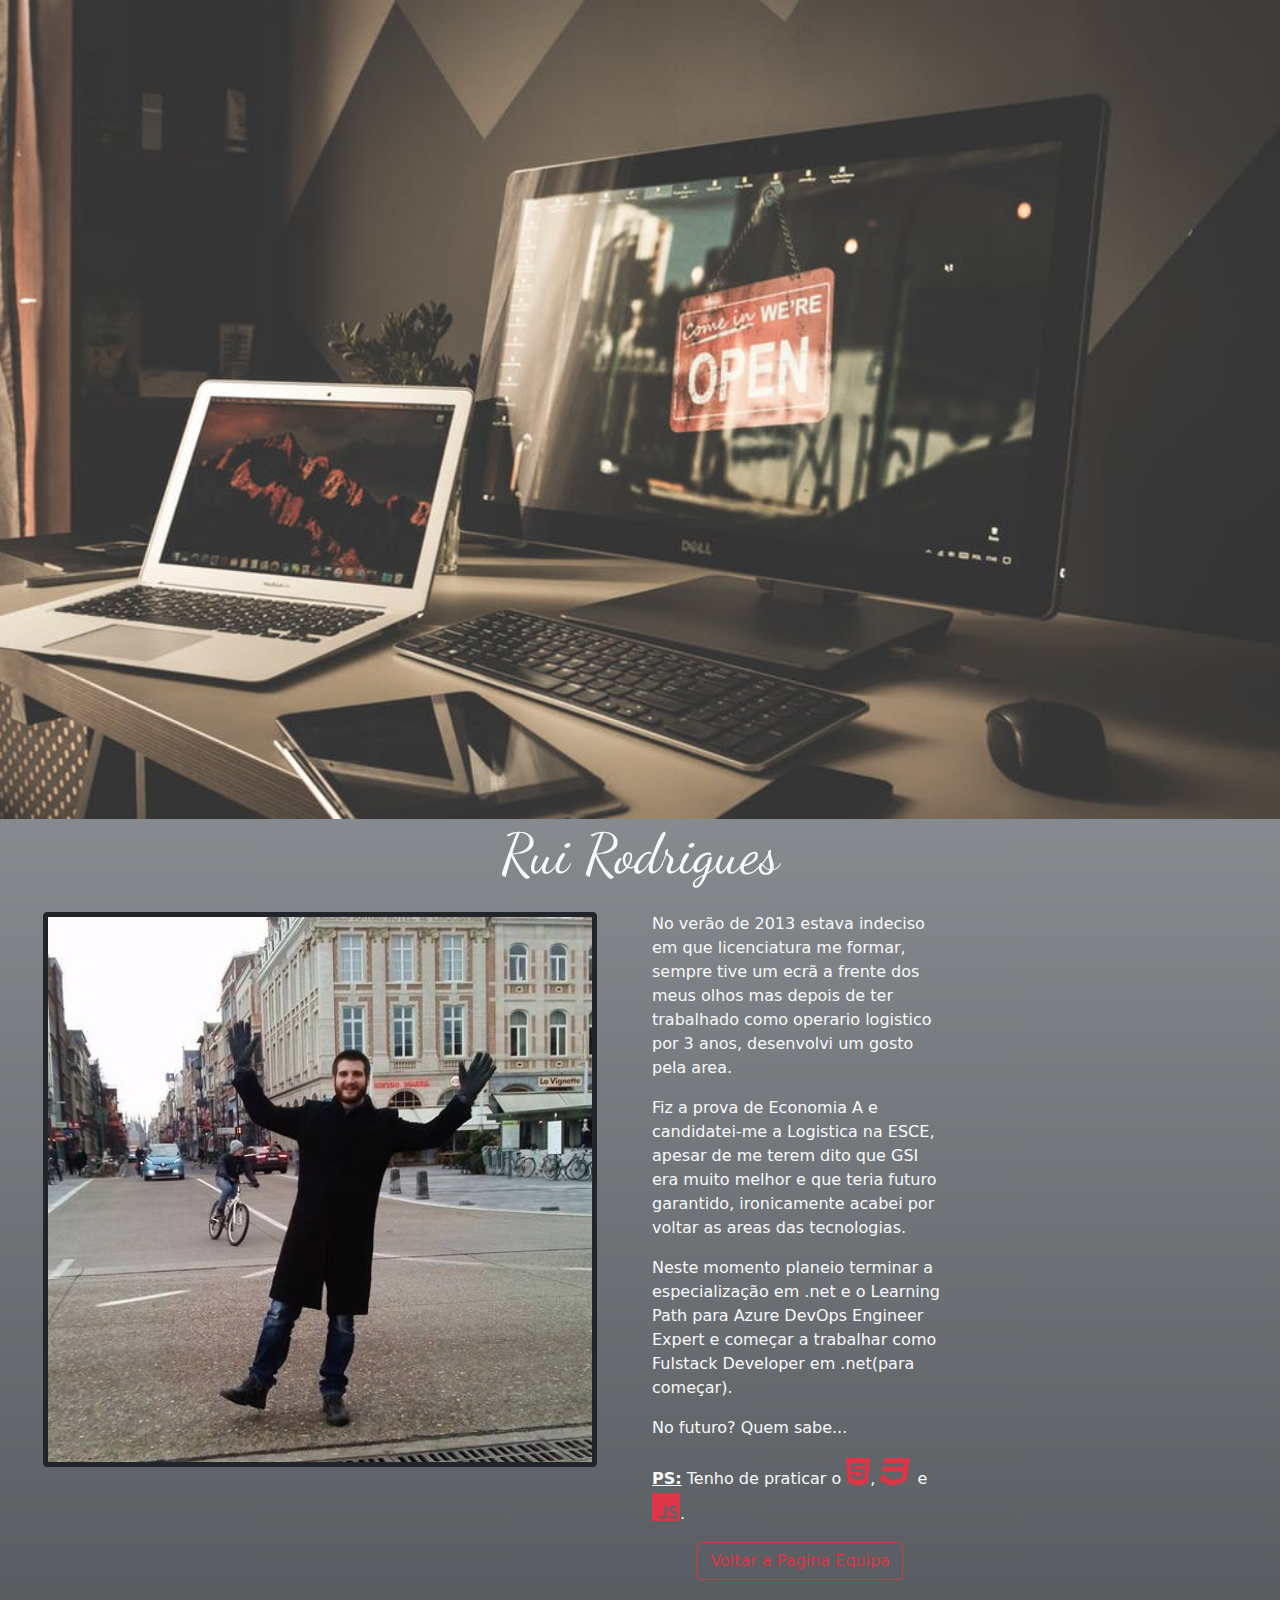
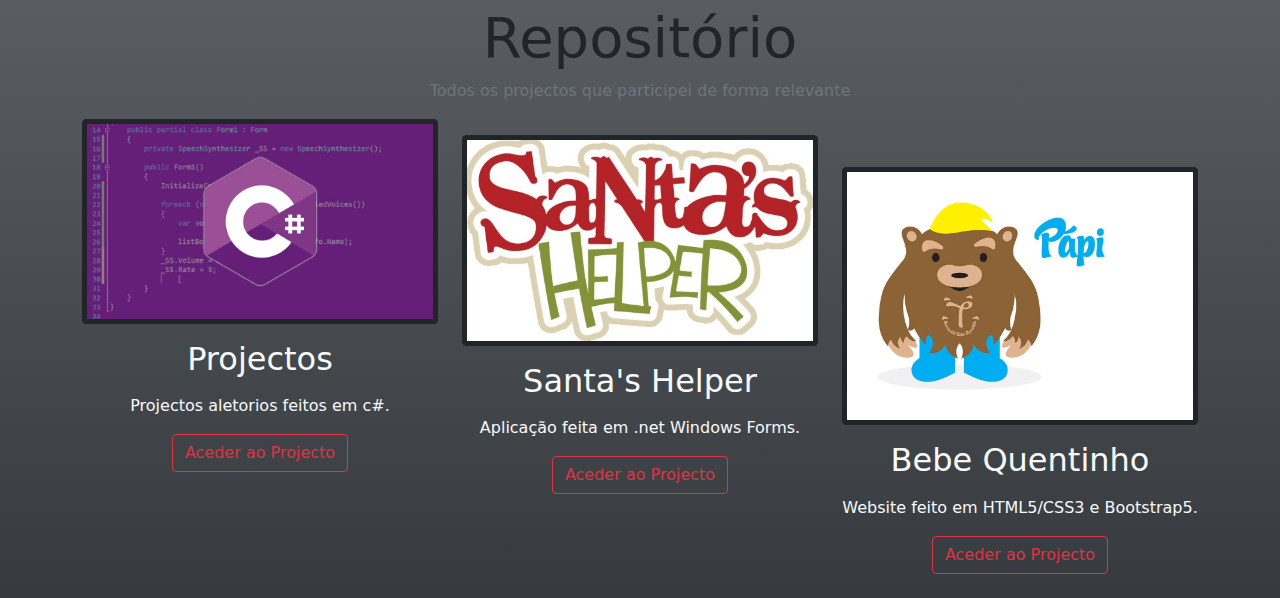
<file: PagPessoal - Rui Rodrigues.html>
<!doctype html>
<html lang="pt-pt">
  <head>
    <!-- Required meta tags -->
    <meta charset="utf-8">
    <meta name="viewport" content="width=device-width, initial-scale=1">
    <link rel="stylesheet" type="text/css" href="main.css">
    <!-- Bootstrap CSS -->
    <link href="https://cdn.jsdelivr.net/npm/bootstrap@5.0.0-beta1/dist/css/bootstrap.min.css" rel="stylesheet" integrity="sha384-giJF6kkoqNQ00vy+HMDP7azOuL0xtbfIcaT9wjKHr8RbDVddVHyTfAAsrekwKmP1" crossorigin="anonymous">
    <!--bootsy css-->
    <link rel="stylesheet" href="./css/bootstrap.min.css">
    <!--font awesome-->
    <script src="js/all.js"></script>
    <!--Font-->
    <link rel="preconnect" href="https://fonts.gstatic.com">
    <link href="https://fonts.googleapis.com/css2?family=Dancing+Script:wght@500&display=swap" rel="stylesheet">
    <link rel="icon" href="extras/icoRui.png">
    <title>Rui Rodrigues</title>
  </head>
  <body>
      <section id="fader" class="bg-secondary">
          <div class="container-fluid">
              <div class="row items-align-center justify-content-center">
                  <div class="col-md-12 fundo-picture altura-80"></div>
                  <div class="">
                      <div class="row">
                          <div class="col-md-12 text-center">
                              <h1 class="display-4 text-capitalize text-light mb-0">
                                  <strong id="nomeFonte">rui rodrigues</strong>
                              </h1>
                              <br>
                          </div>
                          <div class="col-lg-6 col-md-6 col-sm-6 text-center">
                              <img src="extras/fotoRui.jpg" alt="Rui" width="90%" class="img-fluid img-thumbnail bg-dark border border-dark">
                          </div>
                          <div  class="col-lg-3 col-md-6 col-sm-6">
                             <p class="text-light">
                                No verão de 2013 estava indeciso em que licenciatura me formar, sempre tive um ecrã a frente dos meus olhos mas depois de ter trabalhado como operario logistico por 3 anos, desenvolvi um gosto pela area.
                             </p>
                             <p class="text-light text-left">
                                Fiz a prova de Economia A e candidatei-me a Logistica na ESCE, apesar de me terem dito que GSI era muito melhor e que teria futuro garantido, ironicamente acabei por voltar as areas das tecnologias.
                             </p>
                             <p class="text-light">
                                Neste momento planeio terminar a especialização em .net e o Learning Path para Azure DevOps Engineer Expert e começar a trabalhar como Fulstack Developer em .net(para começar).
                             </p>
                             <p class="text-light">
                                No futuro? Quem sabe...
                             </p>
                             <p class="text-light">
                                <strong><u>PS:</u></strong> Tenho de praticar o <i class="fab fa-html5 fa-2x text-danger"></i>, <i class="fab fa-css3 fa-2x text-danger"></i> e <i class="fab fa-js fa-2x text-danger"></i>.
                             </p>
                             <div class="col-lg-12 col-md-12 col-sm-12 text-center">
                                 <a href="Equipa.html" class="btn btn-outline-danger"> Voltar a Pagina Equipa</a>
                             </div>
                          </div>
                      </div>
                  </div>
              </div>
          </div>
          <br>
          <!--inicio de container projectos-->
          <div class="container">
            <div class="row">
                <div class="col text-center">
                    <h1 class="display-4 text-capitalize text-dark">
                        <strong>repositório</strong>
                    </h1>
                    <p class="text-muted">Todos os projectos que participei de forma relevante</p>
                </div>
            </div>
            <div class="row justify-content-center text-center">
                <div class="col-lg-4 col-md-4 col-sm-6">
                    <img src="extras/csharpRui.jpg" class="img-fluid img-thumbnail bg-dark border border-dark" alt="">
                    <h2 class="my-3 text-light text-capitalize">projectos</h2>
                    <p class="text-light">Projectos aletorios feitos em c#.</p>
                    <a href="https://github.com/RuiRodrigues-lab/c-apps" class="btn btn-outline-danger" target="_blank"> Aceder ao Projecto</a>
                </div>
                <div class="col-lg-4 col-md-4 col-sm-6 mt-3">
                    <img src="extras/LogoRui.jpg" class="img-fluid img-thumbnail bg-dark border border-dark" alt="">
                    <h2 class="my-3 text-light text-capitalize">Santa's Helper</h2>
                    <p class="text-light">Aplicação feita em .net Windows Forms.</p>
                    <a href="https://github.com/RuiRodrigues-lab/Santa-sHelper" class="btn btn-outline-danger" target="_blank"> Aceder ao Projecto</a>
                </div>
                <div class="col-lg-4 col-md-4 col-sm-6 mt-5">
                    <img src="extras/LogoPapi.png" class="img-fluid img-thumbnail bg-dark border border-dark" alt="">
                    <h2 class="my-3 text-light text-capitalize">Bebe Quentinho</h2>
                    <p class="text-light">Website feito em HTML5/CSS3 e Bootstrap5.</p>
                    <a href="index.html" class="btn btn-outline-danger" target="_blank"> Aceder ao Projecto</a>
                </div>
            </div>
          </div>
          <br>
      </section>
   <!--jquery-->
    <script src="./js/jquery-3.5.1.min.js"></script>
    <!--bootstrap js-->
    <script src="js/bootstrap.bundle.min.js"></script>
  </body>
</html>
</file>
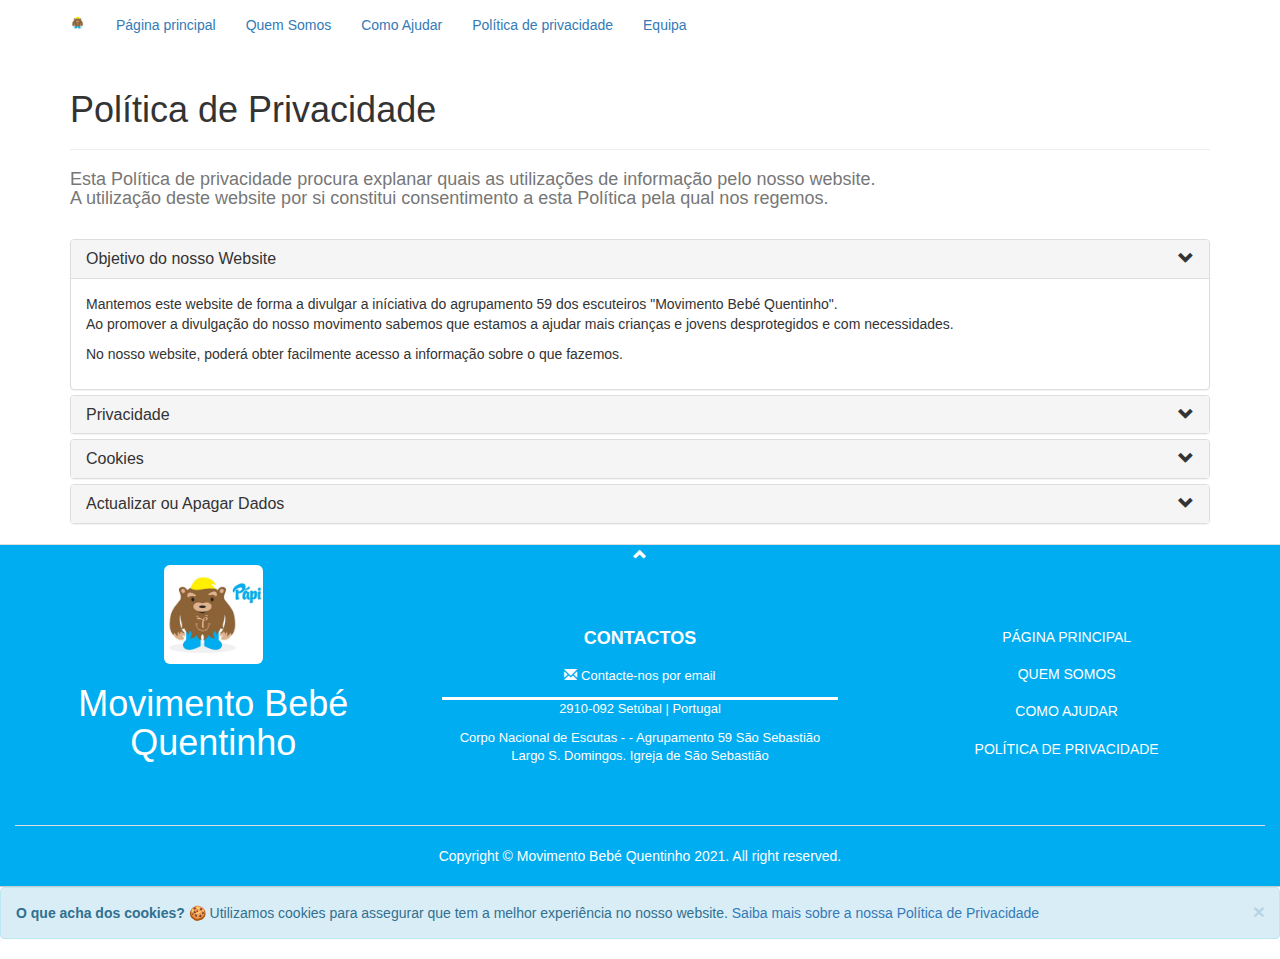
<file: Política de Privacidade.html>
﻿<!DOCTYPE html>
<html lang="en">
<head>
    <meta charset="utf-8">
    <meta name="viewport" content="width=device-width , initial-scale-1">
    <title>Política de Privacidade</title>
    <link rel="stylesheet" href="https://maxcdn.bootstrapcdn.com/bootstrap/3.3.7/css/bootstrap.min.css">
    <link rel="stylesheet" type="text/css" href="main.css">
    <link rel="icon" href="extras/LogoIcoBola.ico">
</head>
<body>
    <div class="container">
        <div class="row">
            <!--Navegador ainda não terminado-->
            <div class="navbar-header">
                <a class="navbar-brand " href="https://www.facebook.com/Movimentobq" title="Pagina do Facebook - Movimento Bebe Quentinho"><img src="./extras/LogoIcoBola.ico" alt="Facebook Movimento Bebe Quentinho"></a>
                <button type="button" class="navbar-toggle" data-toggle="collapse" datatarget="#MBQ">
                    <span class="sr-only">Toggle navigation</span>
                    <span class="navbar-toggler-icon"></span>
                    <span class="icon-bar"></span>
                    <span class="icon-bar"></span>
                </button>
            </div>
            <div class="navbar-collapse collapse" id="MBQ">
                <ul class="nav navbar-nav ">
                    <li class="active "><a href="index.html">Página principal</a></li>
                    <li class="nav-item dropdown">
                        <a href="Quem%20somos.html" class="nav-link dropdown-toggle" data-toggle="dropdown">Quem Somos</a>
                        <div class="dropdown-menu">
                            <a href="Quem%20somos.html" class="dropdown-item">1.- Quem somos</a>
                            <div class="dropdown-divider"></div>
                            <a href="Contactos.html" class="dropdown-item">2.- Contactos</a>
                            <div class="dropdown-divider"></div>
                            <a href="Formulario.html" class="dropdown-item">3.- Formulario</a>
                        </div>
                    </li>
                    <li class="nav-item dropdown">
                        <a href="Como%20ajudar.html" class="nav-link dropdown-toggle" data-toggle="dropdown">Como Ajudar</a>
                        <div class="dropdown-menu">
                            <a href="Como%20ajudar.html" class="dropdown-item">1.- Como ajudar</a>
                            <div class="dropdown-divider"></div>
                            <a href="Donativos.html" class="dropdown-item">2.- Donativos</a>
                            <div class="dropdown-divider"></div>
                            <a href="Eventos%20Para%20Recolha%20de%20Donativos.html" class="dropdown-item">3.- Eventos para recolha de donativos</a>
                        </div>
                    </li>
                    <li><a href="Pol%C3%ADtica%20de%20Privacidade.html" class="">Política de privacidade</a></li>
                    <li><a href="Equipa.html" class="">Equipa</a></li>
                </ul>
            </div>

        </div>
    </div>
    <!--fim de navegador-->
    <!--Cabeçalho da pagina-->
    <div class="container">
        <div class="page-header">
            <h1>Política de Privacidade</h1>
        </div>
        <h4 class="text-muted">
            Esta Política de privacidade procura explanar quais as utilizações de informação pelo nosso website.
            <p> A utilização deste website por si constitui consentimento a esta Política pela qual nos regemos.</p>
        </h4>
        <br />

        <!--Politica Privacidade em formato collapse-->
        <div class="panel-group" id="accordion">
            <div class="panel panel-default">
                <div class="panel-heading">
                    <h4 class="panel-title">
                        <a data-toggle="collapse" data-parent="#accordion" href="#collapse1">
                            Objetivo do nosso Website <span class="glyphicon glyphicon-chevron-down pull-right"></span>
                        </a>
                    </h4>
                </div>
                <div id="collapse1" class="panel-collapse collapse in">
                    <div class="panel-body ">
                        Mantemos este website de forma a divulgar a iníciativa do agrupamento 59 dos escuteiros "Movimento Bebé Quentinho".
                        <p>Ao promover a divulgação do nosso movimento sabemos que estamos a ajudar mais crianças e jovens desprotegidos e com necessidades.</p>
                        <p>No nosso website, poderá obter facilmente acesso a informação sobre o que fazemos.</p>
                    </div>
                </div>
            </div>
            <div class="panel panel-default">
                <div class="panel-heading">
                    <h4 class="panel-title">
                        <a data-toggle="collapse" data-parent="#accordion" href="#collapse2">
                            Privacidade <span class="glyphicon glyphicon-chevron-down  pull-right"></span>
                        </a>
                    </h4>
                </div>
                <div id="collapse2" class="panel-collapse collapse">
                    <div class="panel-body">
                        Não guardamos informação pessoal se apenas visitar o nosso website.
                        Contudo, pedimos alguma informação pessoal, através, por exemplo, do formulário de contacto.
                        Alguns dados são recolhidos de modo anónimo e agregado – por ex.: o nº de visitantes - de forma a melhorar o nosso conhecimento sobre o comportamento dos utilizadores.
                        Alguns dados pessoais tais como o nome e email são recolhidos para contactos futuros.
                    </div>
                </div>
            </div>
            <div class="panel panel-default">
                <div class="panel-heading">
                    <h4 class="panel-title">
                        <a data-toggle="collapse" data-parent="#accordion" href="#collapse3">
                            Cookies <span class="glyphicon glyphicon-chevron-down  pull-right"></span>
                        </a>
                    </h4>
                </div>
                <div id="collapse3" class="panel-collapse collapse">
                    <div class="panel-body">
                        A utilização de cookies utiliza-se na maioria dos websites com o objetivo de melhorar a experiência do utilizador.
                        Um “cookie” é um pedaço de informação/dados que fica gravado no seu computador.
                        Poderemos usar cookies para melhorar os conteúdos disponibilizados, personalizando a interação com o website.
                        É possível bloquear os cookies mas isso pode dificultar a navegabilidade do website.
                    </div>
                </div>
            </div>
            <div class="panel panel-default">
                <div class="panel-heading">
                    <h4 class="panel-title">
                        <a data-toggle="collapse" data-parent="#accordion" href="#collapse4">
                            Actualizar ou Apagar Dados <span class="glyphicon glyphicon-chevron-down  pull-right"></span>
                        </a>
                    </h4>
                </div>
                <div id="collapse4" class="panel-collapse collapse">
                    <div class="panel-body">
                        De acordo com Regulamento Geral de Proteção de Dados deverá ter os seus dados sempre atualizados.
                        Se pretender aceder ou corrigir os seus dados contate-nos para o endereço eletrónico movimentobq59@gmail.com.
                    </div>
                </div>
            </div>
        </div>
    </div><!--Div do Container-->
    <!--Footer-->
    <div class="container-fluid footer text-center" id="footer">
        <a href="#MBQ" title="Voltar ao Topo">
            <span class="glyphicon glyphicon-chevron-up "></span>
        </a>
        <div class="row">
            <div class="col-md-4">

                <img class="img img-rounded" src="extras/Logotipo_PAPI.png" alt="logotipo Papi" style="width:25%; white-space" />
                <h1><a href="index.html">Movimento Bebé Quentinho</a></h1>
            </div>
            <div class="col-md-4">

                <h3> Contactos </h3>
                <ul>
                    <li>
                        <a class="email" href="mailito: movimentobq59@gmail.com "> <span class="glyphicon glyphicon-envelope"> </span> Contacte-nos por email</a>
                    </li>
                    <li> <p>2910-092 Setúbal | Portugal</p> </li>
                    <li>
                        <p>
                            Corpo Nacional de Escutas - - Agrupamento 59                            São Sebastião
                            Largo S. Domingos. Igreja de São Sebastião
                        </p>
                    </li>
                </ul>
            </div>
            <div class="col-md-4">
                <ul style="margin-top: 5em">
                    <li> <h5><a href="index.html"> PÁGINA PRINCIPAL </a> </h5></li>
                    <li> <h5> <a href="Quem somos.html"> QUEM SOMOS</a> </h5></li>
                    <li> <h5><a href="Como ajudar.html"> COMO AJUDAR</a> </h5></li>
                    <li> <h5><a href="Política de Privacidade.html"> POLÍTICA DE PRIVACIDADE </a> </h5></li>
                </ul>
            </div>
        </div>

        <div class="footer-bottom">
            <div class="container">
                <p class="copyright text-lg-end"> Copyright © Movimento Bebé Quentinho 2021. All right reserved. </p>

            </div>
        </div>
    </div>

    <!--Cookies-->
    <div class="alert alert-info alert-dismissible">
        <b>O que acha dos cookies?</b> &#x1F36A; Utilizamos cookies para assegurar que tem a melhor experiência no nosso website. <a href="Política de Privacidade.html" target="_blank">Saiba mais sobre a nossa Política de Privacidade</a>
        <a href="#" class="close" data-dismiss="alert" aria-label="close">&times;</a>
    </div>

    <!--A partir daqui não se altera nada! Scripts de JS e Boostrap-->
    <script src="https://ajax.googleapis.com/ajax/libs/jquery/2.2.0/jquery.min.js"></script>
    <script src="https://maxcdn.bootstrapcdn.com/bootstrap/3.3.7/js/bootstrap.min.js">
    </script>
</body>
</html>
</file>
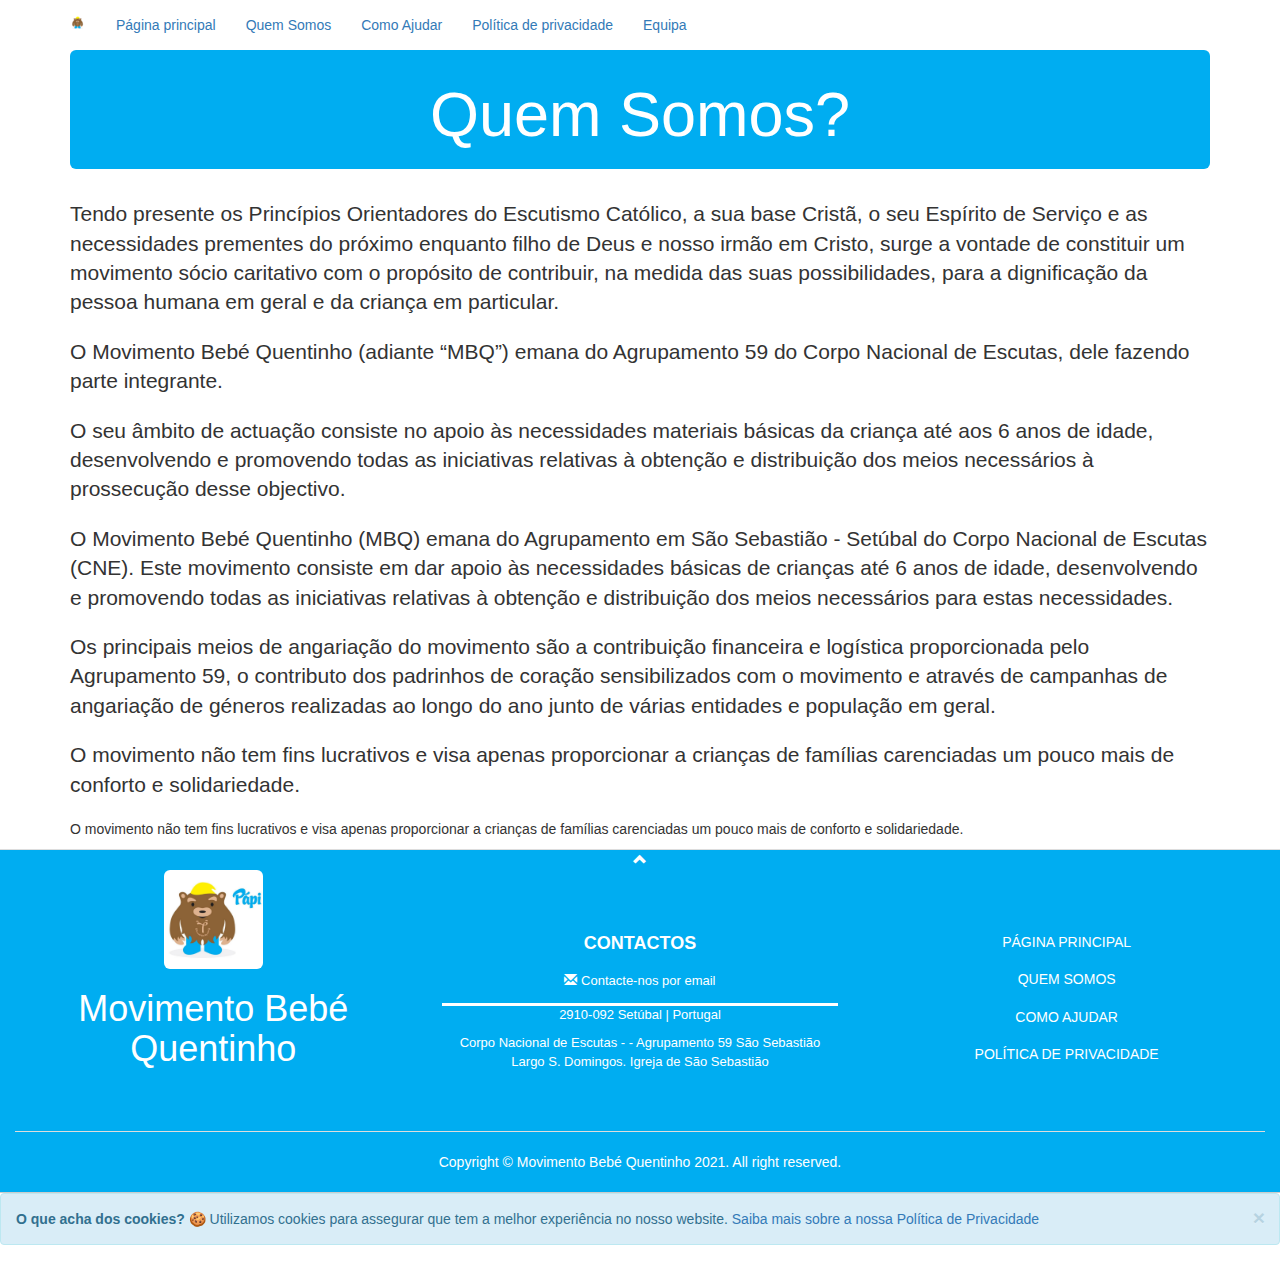
<file: Quem somos.html>
﻿<!DOCTYPE html>
<html lang="pt-pt">
<head>
    <meta charset="utf-8">
    <meta name="viewport" content="width=device-width, initial-scale=1.0">
    <link rel="stylesheet" href="https://maxcdn.bootstrapcdn.com/bootstrap/3.3.7/css/bootstrap.min.css">
    <link rel="stylesheet" type="text/css" href="main.css">
    <link rel="icon" href="extras/LogoIcoBola.ico">
    <title>Quem somos?</title>

    <style>

        .jumbotron {
            background-color: #00adf1 !important;
        }

        form {
            margin: 0 auto;
            width: 10%;
        }
    </style>
</head>
<body>
    <div class="container">
        <div class="row">
            <!--Navegador terminado-->
            <div class="navbar-header">
                <a class="navbar-brand " href="https://www.facebook.com/Movimentobq" title="Pagina do Facebook - Movimento Bebe Quentinho"><img src="./extras/LogoIcoBola.ico" alt="Facebook Movimento Bebe Quentinho"></a>
                <button type="button" class="navbar-toggle" data-toggle="collapse" datatarget="#MBQ">
                    <span class="sr-only">Toggle navigation</span>
                    <span class="navbar-toggler-icon"></span>
                    <span class="icon-bar"></span>
                    <span class="icon-bar"></span>
                </button>
            </div>
            <div class="navbar-collapse collapse" id="MBQ">
                <ul class="nav navbar-nav">
                    <li class="active"><a href="index.html">Página principal</a></li>
                    <li class="nav-item dropdown">
                        <a href="Quem%20somos.html" class="nav-link dropdown-toggle" data-toggle="dropdown">Quem Somos</a>
                        <div class="dropdown-menu">
                            <a href="Quem%20somos.html" class="dropdown-item ">1.- Quem somos</a>
                            <div class="dropdown-divider"></div>
                            <a href="Contactos.html" class="dropdown-item">2.- Contactos</a>
                            <div class="dropdown-divider"></div>
                            <a href="Formulario.html" class="dropdown-item">3.- Formulario</a>
                        </div>
                    </li>
                    <li class="nav-item dropdown">
                        <a href="Como%20ajudar.html" class="nav-link dropdown-toggle" data-toggle="dropdown">Como Ajudar</a>
                        <div class="dropdown-menu">
                            <a href="Como%20ajudar.html" class="dropdown-item">1.- Como ajudar</a>
                            <div class="dropdown-divider"></div>
                            <a href="Donativos.html" class="dropdown-item">2.- Donativos</a>
                            <div class="dropdown-divider"></div>
                            <a href="Eventos%20Para%20Recolha%20de%20Donativos.html" class="dropdown-item">3.- Eventos para recolha de donativos</a>
                        </div>
                    </li>
                    <li><a href="Pol%C3%ADtica%20de%20Privacidade.html" class="">Política de privacidade</a></li>
                    <li><a href="Equipa.html" class="">Equipa</a></li>
                </ul>
            </div>
        </div>
    </div>
    <!--fim de navegador-->

    <div class="container">
        <!--jumbotron-->
        <div class="jumbotron">
            <h1 class="text-primary" align="center">Quem Somos?</h1>
        </div>
            <h4 class="lead">
                Tendo presente os Princípios Orientadores do Escutismo Católico,
                a sua base Cristã, o seu Espírito de Serviço e as necessidades prementes do próximo enquanto filho de Deus e nosso irmão em Cristo,
                surge a vontade de constituir um movimento sócio caritativo com o propósito de contribuir, na medida das suas possibilidades,
                para a dignificação da pessoa humana em geral e da criança em particular.
            </h4>
            <h4 class="lead">
                O Movimento Bebé Quentinho (adiante “MBQ”) emana do Agrupamento 59 do Corpo Nacional de Escutas, dele fazendo parte integrante.
            </h4>
            <h4 class="lead">
                O seu âmbito de actuação consiste no apoio às necessidades materiais básicas da criança até aos 6 anos de idade,
                desenvolvendo e promovendo todas as iniciativas relativas à obtenção e distribuição dos meios necessários à prossecução desse objectivo.
            </h4>
            <h4 class="lead">
                O Movimento Bebé Quentinho (MBQ) emana do Agrupamento em São Sebastião - Setúbal do Corpo Nacional de Escutas (CNE).
                Este movimento consiste em dar apoio às necessidades básicas de crianças até 6 anos de idade,
                desenvolvendo e promovendo todas as iniciativas relativas à obtenção e distribuição dos meios necessários para estas necessidades.
            </h4>
            <h4 class="lead">
                Os principais meios de angariação do movimento são a contribuição financeira e logística proporcionada pelo Agrupamento 59,
                o contributo dos padrinhos de coração sensibilizados com o movimento e através de campanhas de angariação de géneros realizadas ao longo do ano junto de várias entidades e população em geral.
            </h4>
            <h4 class="lead">
                O movimento não tem fins lucrativos e visa apenas proporcionar a crianças de famílias carenciadas um pouco mais de conforto e solidariedade.
            </h4>
        


        <p>
            O movimento não tem fins lucrativos e visa apenas proporcionar a crianças de famílias carenciadas um pouco mais de conforto e solidariedade.
        </p>
    </div> <!--container-->
    <!--Footer-->
    <div class="container-fluid footer text-center" id="footer">
        <a href="#MBQ" title="Voltar ao Topo">
            <span class="glyphicon glyphicon-chevron-up"></span>
        </a>
        <div class="row">
            <div class="col-md-4">

                <img class="img img-rounded" src="extras/Logotipo_PAPI.png" alt="logotipo Papi" style="width:25%; white-space" />
                <h1><a href="index.html">Movimento Bebé Quentinho</a></h1>
            </div>
            <div class="col-md-4">

                <h3> Contactos </h3>
                <ul>
                    <li>
                        <a class="email" href="mailito: movimentobq59@gmail.com"> <span class="glyphicon glyphicon-envelope"> </span> Contacte-nos por email</a>
                    </li>
                    <li> <p>2910-092 Setúbal | Portugal</p> </li>
                    <li>
                        <p>
                            Corpo Nacional de Escutas - - Agrupamento 59 São Sebastião
                            Largo S. Domingos. Igreja de São Sebastião
                        </p>
                    </li>
                </ul>
            </div>
            <div class="col-md-4">
                <ul style="margin-top: 5em">
                    <li> <h5><a href="index.html"> PÁGINA PRINCIPAL </a> </h5></li>
                    <li> <h5> <a href="Quem somos.html"> QUEM SOMOS</a> </h5></li>
                    <li> <h5><a href="Como ajudar.html"> COMO AJUDAR</a> </h5></li>
                    <li> <h5><a href="Política de Privacidade.html"> POLÍTICA DE PRIVACIDADE </a> </h5></li>
                </ul>
            </div>
        </div>

        <div class="footer-bottom">
            <div class="container">
                <p class="copyright text-lg-end"> Copyright © Movimento Bebé Quentinho 2021. All right reserved. </p>

            </div>
        </div>
    </div>

    <!--Cookies-->
    <div class="alert alert-info alert-dismissible">
        <b>O que acha dos cookies?</b> &#x1F36A; Utilizamos cookies para assegurar que tem a melhor experiência no nosso website. <a href="Política de Privacidade.html" target="_blank">Saiba mais sobre a nossa Política de Privacidade</a>
        <a href="#" class="close" data-dismiss="alert" aria-label="close">&times;</a>
    </div>
    <!--A partir daqui não se altera nada! Scripts de JS e Boostrap-->
    <script src="https://ajax.googleapis.com/ajax/libs/jquery/2.2.0/jquery.min.js"></script>
    <script src="https://maxcdn.bootstrapcdn.com/bootstrap/3.3.7/js/bootstrap.min.js"></script>
</body>
</html>
</file>
<file: main.css>
.altura-80 {
    min-height: 91vh;
}

.altura-40 {
    min-height: 40vh;
}

.fundo-picture {
    background: url(extras/PagRui.jpeg)center/cover no-repeat fixed;
}

#fader {
    background: -webkit-linear-gradient(top, rgba(255, 255, 255, 0.5) 0%,rgba(0, 0, 0, .5) 100%);
}

#nomeFonte {
    font-family: 'Dancing Script', cursive;
}

.carousel .item {
    height: 500px;
    width: auto;
}

.item img {
    position: absolute;
    top: 0;
    left: 0;
    min-height: 300px;
    width: auto;
}

.navbar-header {
    display: flex;
    align-items: center;
    justify-content: center;
}

.navbar-header {
    display: flex;
    align-items: center;
    justify-content: center;
}

.jumbotron {
    background-color: #00adf1;
    color: #ffffff;
    padding: 10px;
}

.footer {
    position: relative;
    bottom: 0;
    width: auto;
    height: auto;
    background-color: #00adf1;
    border-bottom: 1px solid #CCCCCC;
    border-top: 1px solid #DDDDDD;
}

    .footer h3 {
        color: white;
        font-size: 18px;
        font-weight: 600;
        line-height: 27px;
        padding: 40px 0 0px;
        text-transform: uppercase;
        margin-bottom: 15px;
    }

    .footer h4 {
        color: white;
        font-size: 2em;
        font-weight: 600;
        line-height: 38px;
        padding: 40px 0 10px;
        font-family: cursive;
        font-weight: lighter
    }

    .footer ul {
        font-size: 13px;
        list-style-type: none;
        margin-left: 0;
        padding-left: 0;
        margin-top: 0px;
        color: #7F8C8D;
        padding: 0 0 8px 0;
    }

.email {
    border-bottom: 3px solid #fff;
}

.footer ul li a {
    padding: 0 0 12px 0;
    display: block;
}

.footer a {
    color: white;
    font-weight: lighter;
}

.footer p {
    color: white;
    font-weight: lighter;
}

.footer-bottom {
    margin-top: 2em;
    border-top: 1px solid #DDDDDD;
    padding-top: 20px;
    padding-bottom: 10px;
}

.paginaCatia {
    font-family: 'Trebuchet MS', 'Lucida Sans Unicode', 'Lucida Grande', 'Lucida Sans', Arial, sans-serif font-weight: normal;
}

.principal-section .principal-content {
    padding-top: 50px;
}
</file>
<file: css/donativos-scrolling-nav.css>
/*!
 * Start Bootstrap - Scrolling Nav (https://startbootstrap.com/template/scrolling-nav)
 * Copyright 2013-2020 Start Bootstrap
 * Licensed under MIT (https://github.com/StartBootstrap/startbootstrap-scrolling-nav/blob/master/LICENSE)
 */
header {
  padding: 156px 0 100px;
}

section {
  padding: 150px 0;
}
</file>
<file: css/joao-one-page-wonder.min.css>
/*!
 * Start Bootstrap - One Page Wonder v5.0.8 (https://startbootstrap.com/theme/one-page-wonder)
 * Copyright 2013-2020 Start Bootstrap
 * Licensed under MIT (https://github.com/StartBootstrap/startbootstrap-one-page-wonder/blob/master/LICENSE)
 */

body {
    font-family: Lato
}

h1, h2, h3, h4, h5, h6 {
    font-family: Catamaran;
    font-weight: 800 !important
}

.btn-xl {
    text-transform: uppercase;
    padding: 1.5rem 3rem;
    font-size: .9rem;
    font-weight: 700;
    letter-spacing: .1rem
}

.bg-black {
    background-color: #000 !important
}

.rounded-pill {
    border-radius: 5rem
}

.navbar-custom {
    padding-top: 1rem;
    padding-bottom: 1rem;
    background-color: rgba(0,0,0,.7)
}

    .navbar-custom .navbar-brand {
        text-transform: uppercase;
        font-size: 1rem;
        letter-spacing: .1rem;
        font-weight: 700
    }

    .navbar-custom .navbar-nav .nav-item .nav-link {
        text-transform: uppercase;
        font-size: .8rem;
        font-weight: 700;
        letter-spacing: .1rem
    }

header.masthead {
    position: relative;
    overflow: hidden;
    padding-top: calc(7rem + 72px);
    padding-bottom: 7rem;
    /*background: linear-gradient(0deg,#ff6a00 0,#ee0979 100%);*/
    background-image: url("biowallpaper.jpg");
    background-repeat: no-repeat;
    background-position: center center;
    background-attachment: scroll;
    background-size: cover
}

    header.masthead .masthead-content {
        z-index: 1;
        position: relative
    }

        header.masthead .masthead-content .masthead-heading {
            font-size: 4rem
        }

        header.masthead .masthead-content .masthead-subheading {
            font-size: 2rem
        }

    header.masthead .bg-circle {
        z-index: 0;
        position: absolute;
        border-radius: 100%;
        background-image: url(./extras/biowallpaper.jpg);
        /*background: linear-gradient(0deg,#ee0979 0,#ff6a00 100%)*/
    }

    header.masthead .bg-circle-1 {
        height: 90rem;
        width: 90rem;
        bottom: -55rem;
        left: -55rem
    }

    header.masthead .bg-circle-2 {
        height: 50rem;
        width: 50rem;
        top: -25rem;
        right: -25rem
    }

    header.masthead .bg-circle-3 {
        height: 20rem;
        width: 20rem;
        bottom: -10rem;
        right: 5%
    }

    header.masthead .bg-circle-4 {
        height: 30rem;
        width: 30rem;
        top: -5rem;
        right: 35%
    }

@media (min-width:992px) {
    header.masthead {
        padding-top: calc(10rem + 55px);
        padding-bottom: 10rem
    }

        header.masthead .masthead-content .masthead-heading {
            font-size: 6rem
        }

        header.masthead .masthead-content .masthead-subheading {
            font-size: 3rem
        }
}

.bg-primary {
    background-color: #113578 !important
}

.btn-primary {
    background-color: #113578;
    border-color: #113578
}

    .btn-primary:active, .btn-primary:focus, .btn-primary:hover {
        background-color: #1448a9 !important;
        border-color: #1448a9 !important
    }

    .btn-primary:focus {
        box-shadow: 0 0 0 .2rem rgba(238,9,121,.5)
    }

.btn-secondary {
    background-color: #ff6a00;
    border-color: #ff6a00
}

    .btn-secondary:active, .btn-secondary:focus, .btn-secondary:hover {
        background-color: #c50 !important;
        border-color: #c50 !important
    }

    .btn-secondary:focus {
        box-shadow: 0 0 0 .2rem rgba(255,106,0,.5)
    }
</file>
